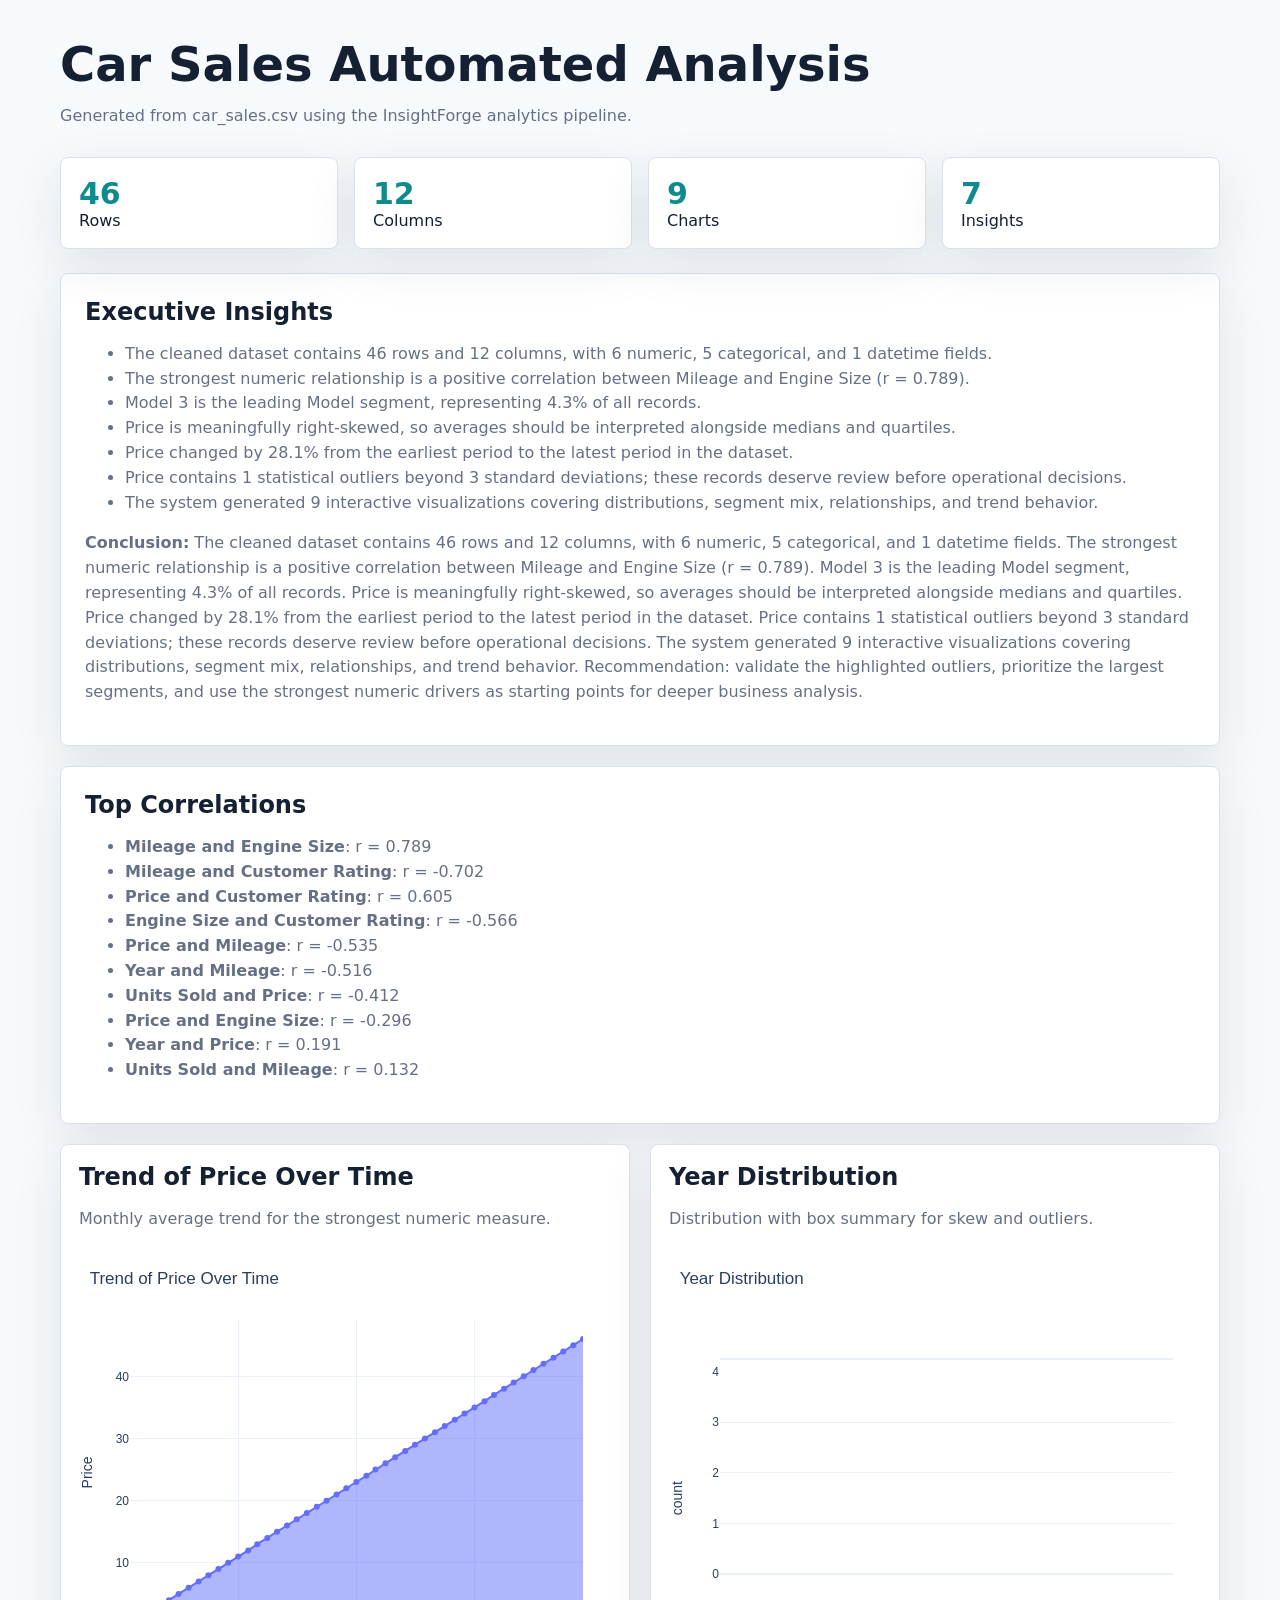
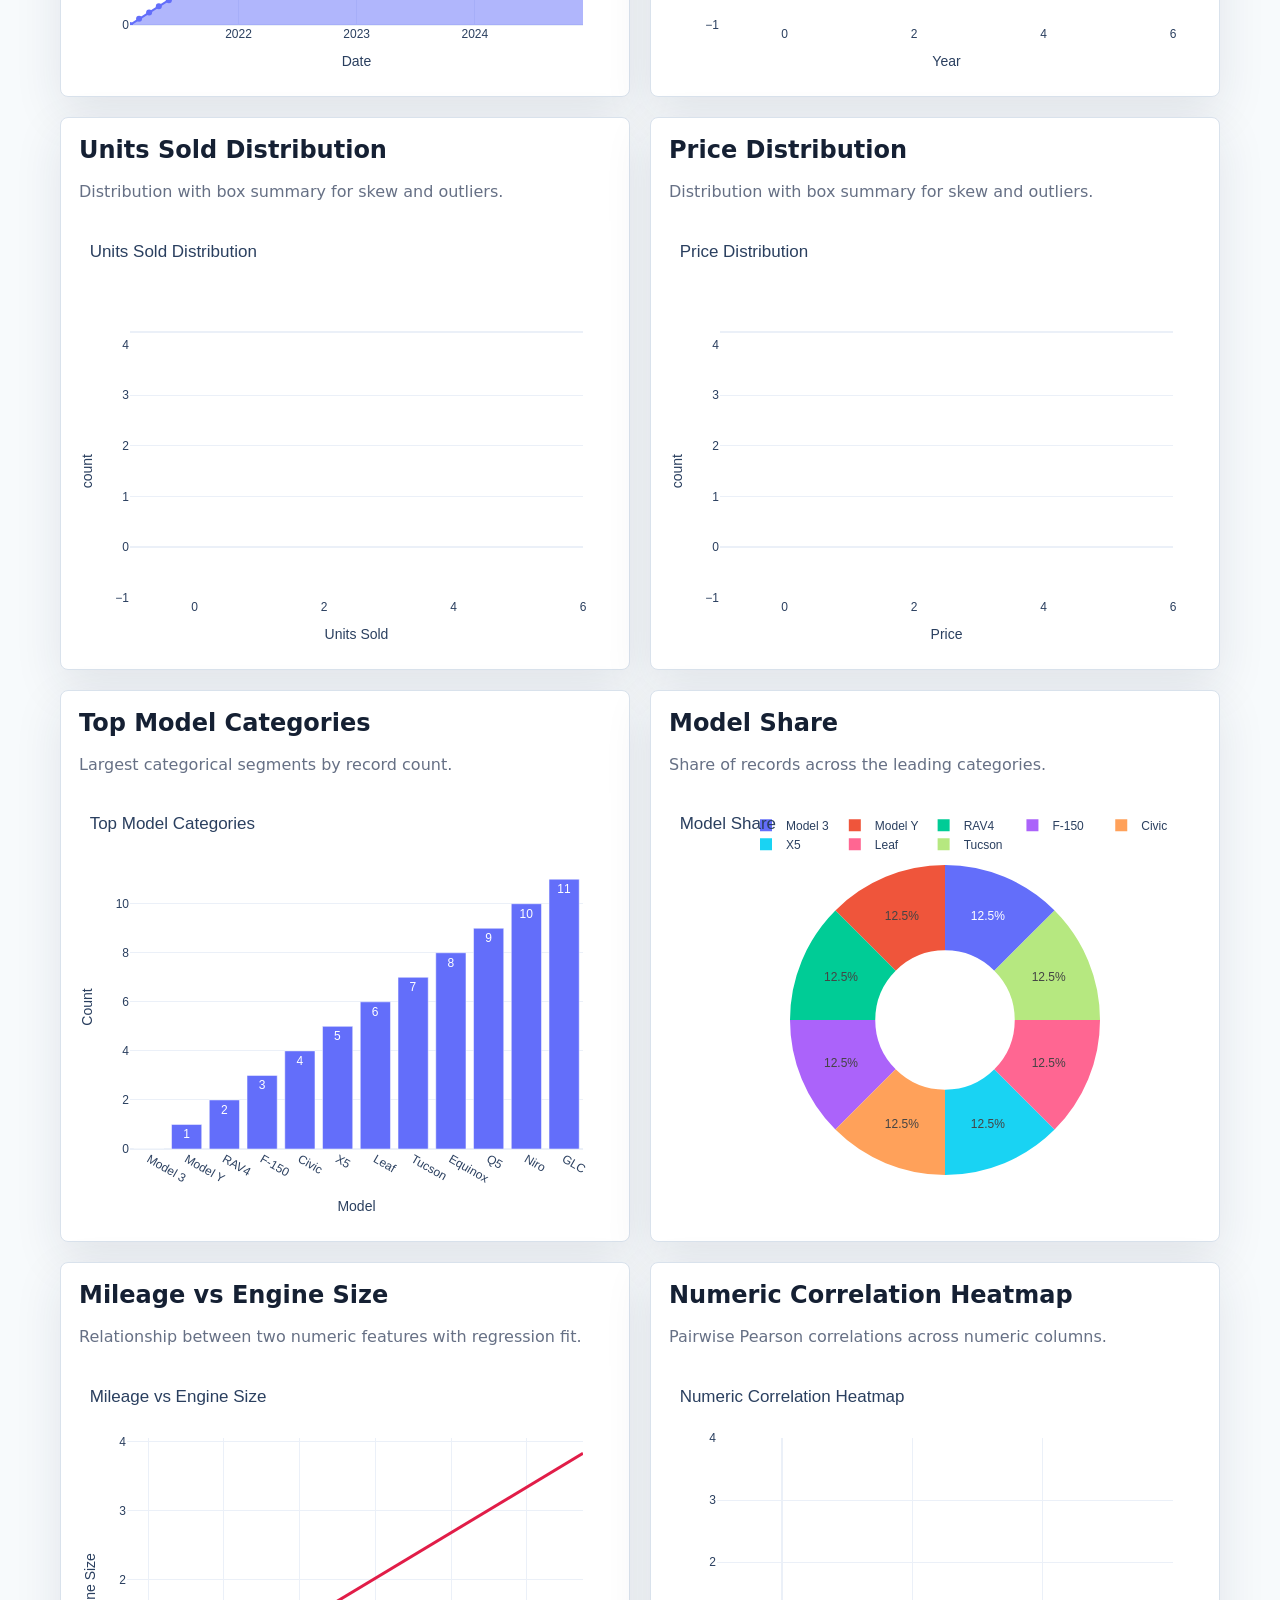
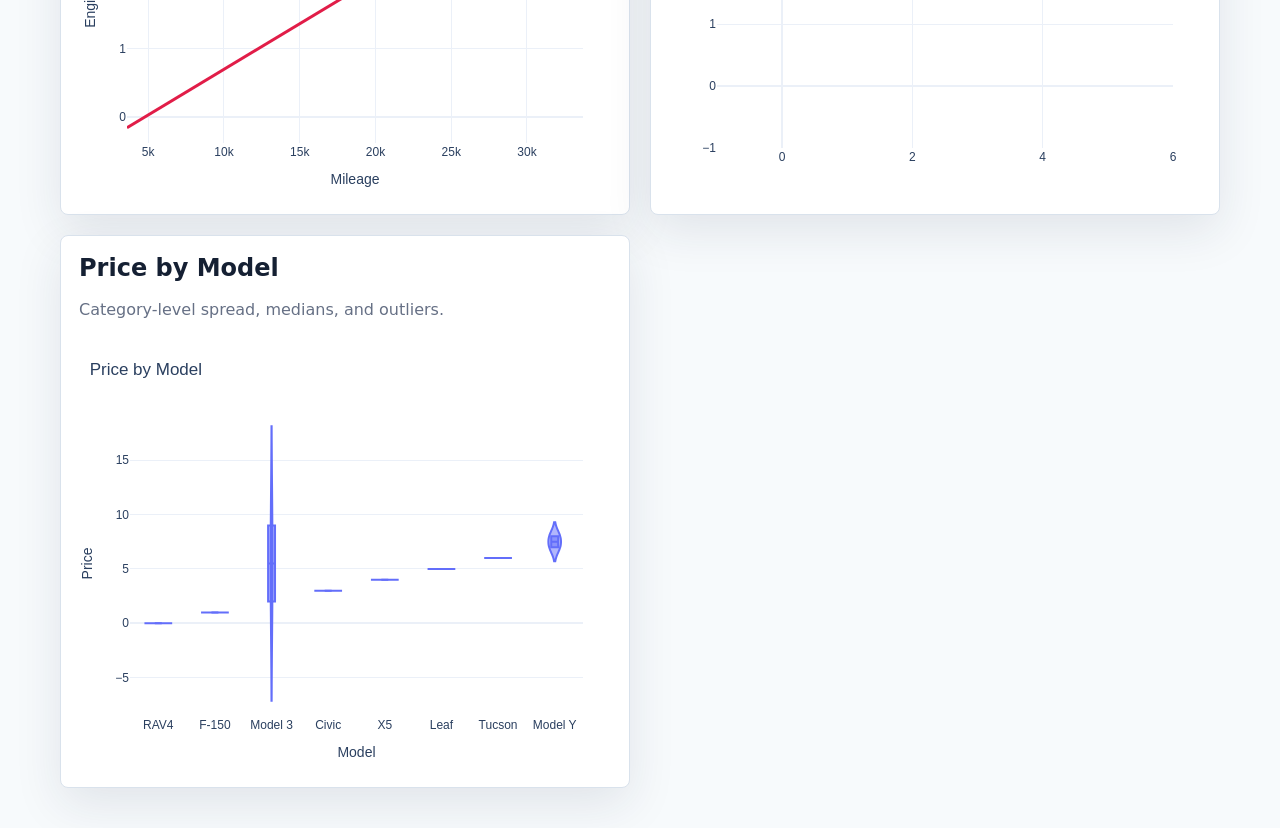
<file: reports/sample_report.html>
<!doctype html>
<html lang="en">
<head>
  <meta charset="utf-8">
  <meta name="viewport" content="width=device-width, initial-scale=1">
  <title>InsightForge Sample Report</title>
  <script src="https://cdn.plot.ly/plotly-2.35.2.min.js"></script>
  <style>
    body { margin: 0; font-family: Inter, system-ui, -apple-system, BlinkMacSystemFont, "Segoe UI", sans-serif; color: #152033; background: #f7fafc; }
    main { max-width: 1160px; margin: 0 auto; padding: 40px 24px; }
    header { margin-bottom: 28px; }
    h1 { font-size: 48px; line-height: 1; margin: 0 0 12px; letter-spacing: 0; }
    h2 { margin: 0 0 8px; }
    p, li { color: #667085; line-height: 1.55; }
    .grid { display: grid; grid-template-columns: repeat(4, 1fr); gap: 16px; margin: 24px 0; }
    .metric, .panel, .chart-card { background: white; border: 1px solid #d9e2ec; border-radius: 8px; box-shadow: 0 16px 48px rgba(31,44,71,.1); }
    .metric { padding: 18px; }
    .metric strong { display: block; font-size: 30px; color: #0f8b8d; }
    .panel { padding: 24px; margin: 20px 0; }
    .charts { display: grid; grid-template-columns: 1fr 1fr; gap: 20px; }
    .chart-card { padding: 18px; }
    .plot { min-height: 430px; }
    @media (max-width: 900px) { .grid, .charts { grid-template-columns: 1fr; } h1 { font-size: 34px; } }
  </style>
</head>
<body>
  <main>
    <header>
      <h1>Car Sales Automated Analysis</h1>
      <p>Generated from car_sales.csv using the InsightForge analytics pipeline.</p>
    </header>
    <section class="grid">
      <div class="metric"><strong>46</strong><span>Rows</span></div>
      <div class="metric"><strong>12</strong><span>Columns</span></div>
      <div class="metric"><strong>9</strong><span>Charts</span></div>
      <div class="metric"><strong>7</strong><span>Insights</span></div>
    </section>
    <section class="panel">
      <h2>Executive Insights</h2>
      <ul><li>The cleaned dataset contains 46 rows and 12 columns, with 6 numeric, 5 categorical, and 1 datetime fields.</li>
<li>The strongest numeric relationship is a positive correlation between Mileage and Engine Size (r = 0.789).</li>
<li>Model 3 is the leading Model segment, representing 4.3% of all records.</li>
<li>Price is meaningfully right-skewed, so averages should be interpreted alongside medians and quartiles.</li>
<li>Price changed by 28.1% from the earliest period to the latest period in the dataset.</li>
<li>Price contains 1 statistical outliers beyond 3 standard deviations; these records deserve review before operational decisions.</li>
<li>The system generated 9 interactive visualizations covering distributions, segment mix, relationships, and trend behavior.</li></ul>
      <p><strong>Conclusion:</strong> The cleaned dataset contains 46 rows and 12 columns, with 6 numeric, 5 categorical, and 1 datetime fields. The strongest numeric relationship is a positive correlation between Mileage and Engine Size (r = 0.789). Model 3 is the leading Model segment, representing 4.3% of all records. Price is meaningfully right-skewed, so averages should be interpreted alongside medians and quartiles. Price changed by 28.1% from the earliest period to the latest period in the dataset. Price contains 1 statistical outliers beyond 3 standard deviations; these records deserve review before operational decisions. The system generated 9 interactive visualizations covering distributions, segment mix, relationships, and trend behavior. Recommendation: validate the highlighted outliers, prioritize the largest segments, and use the strongest numeric drivers as starting points for deeper business analysis.</p>
    </section>
    <section class="panel">
      <h2>Top Correlations</h2>
      <ul><li><strong>Mileage and Engine Size</strong>: r = 0.789</li>
<li><strong>Mileage and Customer Rating</strong>: r = -0.702</li>
<li><strong>Price and Customer Rating</strong>: r = 0.605</li>
<li><strong>Engine Size and Customer Rating</strong>: r = -0.566</li>
<li><strong>Price and Mileage</strong>: r = -0.535</li>
<li><strong>Year and Mileage</strong>: r = -0.516</li>
<li><strong>Units Sold and Price</strong>: r = -0.412</li>
<li><strong>Price and Engine Size</strong>: r = -0.296</li>
<li><strong>Year and Price</strong>: r = 0.191</li>
<li><strong>Units Sold and Mileage</strong>: r = 0.132</li></ul>
    </section>
    <section class="charts">
        <section class="chart-card">
          <h2>Trend of Price Over Time</h2>
          <p>Monthly average trend for the strongest numeric measure.</p>
          <div id="trend" class="plot"></div>
          <script>
            Plotly.newPlot("trend", [{"fillpattern": {"shape": ""}, "hovertemplate": "Date=%{x}<br>Price=%{y}<extra></extra>", "legendgroup": "", "line": {"color": "#636efa"}, "marker": {"symbol": "circle"}, "mode": "lines+markers", "name": "", "orientation": "v", "showlegend": false, "stackgroup": "1", "x": ["2021-01-31T00:00:00.000000", "2021-02-28T00:00:00.000000", "2021-03-31T00:00:00.000000", "2021-04-30T00:00:00.000000", "2021-05-31T00:00:00.000000", "2021-06-30T00:00:00.000000", "2021-07-31T00:00:00.000000", "2021-08-31T00:00:00.000000", "2021-09-30T00:00:00.000000", "2021-10-31T00:00:00.000000", "2021-11-30T00:00:00.000000", "2021-12-31T00:00:00.000000", "2022-01-31T00:00:00.000000", "2022-02-28T00:00:00.000000", "2022-03-31T00:00:00.000000", "2022-04-30T00:00:00.000000", "2022-05-31T00:00:00.000000", "2022-06-30T00:00:00.000000", "2022-07-31T00:00:00.000000", "2022-08-31T00:00:00.000000", "2022-09-30T00:00:00.000000", "2022-10-31T00:00:00.000000", "2022-11-30T00:00:00.000000", "2022-12-31T00:00:00.000000", "2023-01-31T00:00:00.000000", "2023-02-28T00:00:00.000000", "2023-03-31T00:00:00.000000", "2023-04-30T00:00:00.000000", "2023-05-31T00:00:00.000000", "2023-06-30T00:00:00.000000", "2023-07-31T00:00:00.000000", "2023-08-31T00:00:00.000000", "2023-09-30T00:00:00.000000", "2023-10-31T00:00:00.000000", "2023-11-30T00:00:00.000000", "2023-12-31T00:00:00.000000", "2024-01-31T00:00:00.000000", "2024-02-29T00:00:00.000000", "2024-03-31T00:00:00.000000", "2024-04-30T00:00:00.000000", "2024-05-31T00:00:00.000000", "2024-06-30T00:00:00.000000", "2024-07-31T00:00:00.000000", "2024-08-31T00:00:00.000000", "2024-09-30T00:00:00.000000", "2024-10-31T00:00:00.000000", "2024-11-30T00:00:00.000000"], "xaxis": "x", "y": {"dtype": "f8", "bdata": "AAAAAACz4EAAAAAAwKflQAAAAAAAH9hAAAAAAICm8EAAAAAAAA7fQAAAAACAEOBAAAAAAADu20AAAAAAAADpQAAAAAAAZd1AAAAAAADC6kAAAAAAAHHbQAAAAAAAAPh/AAAAAADi7UAAAAAAgEvrQAAAAACA4t9AAAAAAICO5EAAAAAAAI/mQAAAAAAAsN1AAAAAAAAM50AAAAAAAD3jQAAAAAAAe/FAAAAAAECP90AAAAAAAGPlQAAAAAAAAPh/AAAAAACE7EAAAAAAgEzvQAAAAACAdOBAAAAAAADm5EAAAAAAADbgQAAAAAAAhOxAAAAAAIB850AAAAAAALPgQAAAAACAXehAAAAAAIA46kAAAAAAAB7kQAAAAAAAAPh/AAAAAABd5kAAAAAAACffQAAAAAAAiedAAAAAAAAZ6UAAAAAAgFLuQAAAAAAASvVAAAAAAADl4EAAAAAAAGLhQAAAAAAAnexAAAAAAAB36kAAAAAAAOjcQA=="}, "yaxis": "y", "type": "scatter"}], {"template": {"data": {"barpolar": [{"marker": {"line": {"color": "white", "width": 0.5}, "pattern": {"fillmode": "overlay", "size": 10, "solidity": 0.2}}, "type": "barpolar"}], "bar": [{"error_x": {"color": "#2a3f5f"}, "error_y": {"color": "#2a3f5f"}, "marker": {"line": {"color": "white", "width": 0.5}, "pattern": {"fillmode": "overlay", "size": 10, "solidity": 0.2}}, "type": "bar"}], "carpet": [{"aaxis": {"endlinecolor": "#2a3f5f", "gridcolor": "#C8D4E3", "linecolor": "#C8D4E3", "minorgridcolor": "#C8D4E3", "startlinecolor": "#2a3f5f"}, "baxis": {"endlinecolor": "#2a3f5f", "gridcolor": "#C8D4E3", "linecolor": "#C8D4E3", "minorgridcolor": "#C8D4E3", "startlinecolor": "#2a3f5f"}, "type": "carpet"}], "choropleth": [{"colorbar": {"outlinewidth": 0, "ticks": ""}, "type": "choropleth"}], "contourcarpet": [{"colorbar": {"outlinewidth": 0, "ticks": ""}, "type": "contourcarpet"}], "contour": [{"colorbar": {"outlinewidth": 0, "ticks": ""}, "colorscale": [[0.0, "#0d0887"], [0.1111111111111111, "#46039f"], [0.2222222222222222, "#7201a8"], [0.3333333333333333, "#9c179e"], [0.4444444444444444, "#bd3786"], [0.5555555555555556, "#d8576b"], [0.6666666666666666, "#ed7953"], [0.7777777777777778, "#fb9f3a"], [0.8888888888888888, "#fdca26"], [1.0, "#f0f921"]], "type": "contour"}], "heatmap": [{"colorbar": {"outlinewidth": 0, "ticks": ""}, "colorscale": [[0.0, "#0d0887"], [0.1111111111111111, "#46039f"], [0.2222222222222222, "#7201a8"], [0.3333333333333333, "#9c179e"], [0.4444444444444444, "#bd3786"], [0.5555555555555556, "#d8576b"], [0.6666666666666666, "#ed7953"], [0.7777777777777778, "#fb9f3a"], [0.8888888888888888, "#fdca26"], [1.0, "#f0f921"]], "type": "heatmap"}], "histogram2dcontour": [{"colorbar": {"outlinewidth": 0, "ticks": ""}, "colorscale": [[0.0, "#0d0887"], [0.1111111111111111, "#46039f"], [0.2222222222222222, "#7201a8"], [0.3333333333333333, "#9c179e"], [0.4444444444444444, "#bd3786"], [0.5555555555555556, "#d8576b"], [0.6666666666666666, "#ed7953"], [0.7777777777777778, "#fb9f3a"], [0.8888888888888888, "#fdca26"], [1.0, "#f0f921"]], "type": "histogram2dcontour"}], "histogram2d": [{"colorbar": {"outlinewidth": 0, "ticks": ""}, "colorscale": [[0.0, "#0d0887"], [0.1111111111111111, "#46039f"], [0.2222222222222222, "#7201a8"], [0.3333333333333333, "#9c179e"], [0.4444444444444444, "#bd3786"], [0.5555555555555556, "#d8576b"], [0.6666666666666666, "#ed7953"], [0.7777777777777778, "#fb9f3a"], [0.8888888888888888, "#fdca26"], [1.0, "#f0f921"]], "type": "histogram2d"}], "histogram": [{"marker": {"pattern": {"fillmode": "overlay", "size": 10, "solidity": 0.2}}, "type": "histogram"}], "mesh3d": [{"colorbar": {"outlinewidth": 0, "ticks": ""}, "type": "mesh3d"}], "parcoords": [{"line": {"colorbar": {"outlinewidth": 0, "ticks": ""}}, "type": "parcoords"}], "pie": [{"automargin": true, "type": "pie"}], "scatter3d": [{"line": {"colorbar": {"outlinewidth": 0, "ticks": ""}}, "marker": {"colorbar": {"outlinewidth": 0, "ticks": ""}}, "type": "scatter3d"}], "scattercarpet": [{"marker": {"colorbar": {"outlinewidth": 0, "ticks": ""}}, "type": "scattercarpet"}], "scattergeo": [{"marker": {"colorbar": {"outlinewidth": 0, "ticks": ""}}, "type": "scattergeo"}], "scattergl": [{"marker": {"colorbar": {"outlinewidth": 0, "ticks": ""}}, "type": "scattergl"}], "scattermapbox": [{"marker": {"colorbar": {"outlinewidth": 0, "ticks": ""}}, "type": "scattermapbox"}], "scattermap": [{"marker": {"colorbar": {"outlinewidth": 0, "ticks": ""}}, "type": "scattermap"}], "scatterpolargl": [{"marker": {"colorbar": {"outlinewidth": 0, "ticks": ""}}, "type": "scatterpolargl"}], "scatterpolar": [{"marker": {"colorbar": {"outlinewidth": 0, "ticks": ""}}, "type": "scatterpolar"}], "scatter": [{"fillpattern": {"fillmode": "overlay", "size": 10, "solidity": 0.2}, "type": "scatter"}], "scatterternary": [{"marker": {"colorbar": {"outlinewidth": 0, "ticks": ""}}, "type": "scatterternary"}], "surface": [{"colorbar": {"outlinewidth": 0, "ticks": ""}, "colorscale": [[0.0, "#0d0887"], [0.1111111111111111, "#46039f"], [0.2222222222222222, "#7201a8"], [0.3333333333333333, "#9c179e"], [0.4444444444444444, "#bd3786"], [0.5555555555555556, "#d8576b"], [0.6666666666666666, "#ed7953"], [0.7777777777777778, "#fb9f3a"], [0.8888888888888888, "#fdca26"], [1.0, "#f0f921"]], "type": "surface"}], "table": [{"cells": {"fill": {"color": "#EBF0F8"}, "line": {"color": "white"}}, "header": {"fill": {"color": "#C8D4E3"}, "line": {"color": "white"}}, "type": "table"}]}, "layout": {"annotationdefaults": {"arrowcolor": "#2a3f5f", "arrowhead": 0, "arrowwidth": 1}, "autotypenumbers": "strict", "coloraxis": {"colorbar": {"outlinewidth": 0, "ticks": ""}}, "colorscale": {"diverging": [[0, "#8e0152"], [0.1, "#c51b7d"], [0.2, "#de77ae"], [0.3, "#f1b6da"], [0.4, "#fde0ef"], [0.5, "#f7f7f7"], [0.6, "#e6f5d0"], [0.7, "#b8e186"], [0.8, "#7fbc41"], [0.9, "#4d9221"], [1, "#276419"]], "sequential": [[0.0, "#0d0887"], [0.1111111111111111, "#46039f"], [0.2222222222222222, "#7201a8"], [0.3333333333333333, "#9c179e"], [0.4444444444444444, "#bd3786"], [0.5555555555555556, "#d8576b"], [0.6666666666666666, "#ed7953"], [0.7777777777777778, "#fb9f3a"], [0.8888888888888888, "#fdca26"], [1.0, "#f0f921"]], "sequentialminus": [[0.0, "#0d0887"], [0.1111111111111111, "#46039f"], [0.2222222222222222, "#7201a8"], [0.3333333333333333, "#9c179e"], [0.4444444444444444, "#bd3786"], [0.5555555555555556, "#d8576b"], [0.6666666666666666, "#ed7953"], [0.7777777777777778, "#fb9f3a"], [0.8888888888888888, "#fdca26"], [1.0, "#f0f921"]]}, "colorway": ["#636efa", "#EF553B", "#00cc96", "#ab63fa", "#FFA15A", "#19d3f3", "#FF6692", "#B6E880", "#FF97FF", "#FECB52"], "font": {"color": "#2a3f5f"}, "geo": {"bgcolor": "white", "lakecolor": "white", "landcolor": "white", "showlakes": true, "showland": true, "subunitcolor": "#C8D4E3"}, "hoverlabel": {"align": "left"}, "hovermode": "closest", "mapbox": {"style": "light"}, "paper_bgcolor": "white", "plot_bgcolor": "white", "polar": {"angularaxis": {"gridcolor": "#EBF0F8", "linecolor": "#EBF0F8", "ticks": ""}, "bgcolor": "white", "radialaxis": {"gridcolor": "#EBF0F8", "linecolor": "#EBF0F8", "ticks": ""}}, "scene": {"xaxis": {"backgroundcolor": "white", "gridcolor": "#DFE8F3", "gridwidth": 2, "linecolor": "#EBF0F8", "showbackground": true, "ticks": "", "zerolinecolor": "#EBF0F8"}, "yaxis": {"backgroundcolor": "white", "gridcolor": "#DFE8F3", "gridwidth": 2, "linecolor": "#EBF0F8", "showbackground": true, "ticks": "", "zerolinecolor": "#EBF0F8"}, "zaxis": {"backgroundcolor": "white", "gridcolor": "#DFE8F3", "gridwidth": 2, "linecolor": "#EBF0F8", "showbackground": true, "ticks": "", "zerolinecolor": "#EBF0F8"}}, "shapedefaults": {"line": {"color": "#2a3f5f"}}, "ternary": {"aaxis": {"gridcolor": "#DFE8F3", "linecolor": "#A2B1C6", "ticks": ""}, "baxis": {"gridcolor": "#DFE8F3", "linecolor": "#A2B1C6", "ticks": ""}, "bgcolor": "white", "caxis": {"gridcolor": "#DFE8F3", "linecolor": "#A2B1C6", "ticks": ""}}, "title": {"x": 0.05}, "xaxis": {"automargin": true, "gridcolor": "#EBF0F8", "linecolor": "#EBF0F8", "ticks": "", "title": {"standoff": 15}, "zerolinecolor": "#EBF0F8", "zerolinewidth": 2}, "yaxis": {"automargin": true, "gridcolor": "#EBF0F8", "linecolor": "#EBF0F8", "ticks": "", "title": {"standoff": 15}, "zerolinecolor": "#EBF0F8", "zerolinewidth": 2}}}, "xaxis": {"anchor": "y", "domain": [0.0, 1.0], "title": {"text": "Date"}}, "yaxis": {"anchor": "x", "domain": [0.0, 1.0], "title": {"text": "Price"}}, "legend": {"tracegroupgap": 0, "orientation": "h", "yanchor": "bottom", "y": 1.02, "xanchor": "right", "x": 1}, "margin": {"t": 72, "l": 48, "r": 28, "b": 48}, "title": {"text": "Trend of Price Over Time", "x": 0.02, "xanchor": "left"}}, {responsive: true, displaylogo: false});
          </script>
        </section>
        

        <section class="chart-card">
          <h2>Year Distribution</h2>
          <p>Distribution with box summary for skew and outliers.</p>
          <div id="hist-year" class="plot"></div>
          <script>
            Plotly.newPlot("hist-year", [{"bingroup": "x", "hovertemplate": "Year=%{x}<br>count=%{y}<extra></extra>", "legendgroup": "", "marker": {"color": "#636efa", "pattern": {"shape": ""}}, "name": "", "nbinsx": 30, "orientation": "v", "showlegend": false, "x": {"dtype": "i2", "bdata": "5QflB+UH5QflB+UH5QflB+UH5QflB+UH5gfmB+YH5gfmB+YH5gfmB+YH5gfmB+YH5wfnB+cH5wfnB+cH5wfnB+cH5wfnB+gH6AfoB+gH6AfoB+gH6AfoB+gH6Ac="}, "xaxis": "x", "yaxis": "y", "type": "histogram"}, {"hovertemplate": "Year=%{x}<extra></extra>", "legendgroup": "", "marker": {"color": "#636efa"}, "name": "", "notched": true, "showlegend": false, "x": {"dtype": "i2", "bdata": "5QflB+UH5QflB+UH5QflB+UH5QflB+UH5gfmB+YH5gfmB+YH5gfmB+YH5gfmB+YH5wfnB+cH5wfnB+cH5wfnB+cH5wfnB+gH6AfoB+gH6AfoB+gH6AfoB+gH6Ac="}, "xaxis": "x2", "yaxis": "y2", "type": "box"}], {"template": {"data": {"barpolar": [{"marker": {"line": {"color": "white", "width": 0.5}, "pattern": {"fillmode": "overlay", "size": 10, "solidity": 0.2}}, "type": "barpolar"}], "bar": [{"error_x": {"color": "#2a3f5f"}, "error_y": {"color": "#2a3f5f"}, "marker": {"line": {"color": "white", "width": 0.5}, "pattern": {"fillmode": "overlay", "size": 10, "solidity": 0.2}}, "type": "bar"}], "carpet": [{"aaxis": {"endlinecolor": "#2a3f5f", "gridcolor": "#C8D4E3", "linecolor": "#C8D4E3", "minorgridcolor": "#C8D4E3", "startlinecolor": "#2a3f5f"}, "baxis": {"endlinecolor": "#2a3f5f", "gridcolor": "#C8D4E3", "linecolor": "#C8D4E3", "minorgridcolor": "#C8D4E3", "startlinecolor": "#2a3f5f"}, "type": "carpet"}], "choropleth": [{"colorbar": {"outlinewidth": 0, "ticks": ""}, "type": "choropleth"}], "contourcarpet": [{"colorbar": {"outlinewidth": 0, "ticks": ""}, "type": "contourcarpet"}], "contour": [{"colorbar": {"outlinewidth": 0, "ticks": ""}, "colorscale": [[0.0, "#0d0887"], [0.1111111111111111, "#46039f"], [0.2222222222222222, "#7201a8"], [0.3333333333333333, "#9c179e"], [0.4444444444444444, "#bd3786"], [0.5555555555555556, "#d8576b"], [0.6666666666666666, "#ed7953"], [0.7777777777777778, "#fb9f3a"], [0.8888888888888888, "#fdca26"], [1.0, "#f0f921"]], "type": "contour"}], "heatmap": [{"colorbar": {"outlinewidth": 0, "ticks": ""}, "colorscale": [[0.0, "#0d0887"], [0.1111111111111111, "#46039f"], [0.2222222222222222, "#7201a8"], [0.3333333333333333, "#9c179e"], [0.4444444444444444, "#bd3786"], [0.5555555555555556, "#d8576b"], [0.6666666666666666, "#ed7953"], [0.7777777777777778, "#fb9f3a"], [0.8888888888888888, "#fdca26"], [1.0, "#f0f921"]], "type": "heatmap"}], "histogram2dcontour": [{"colorbar": {"outlinewidth": 0, "ticks": ""}, "colorscale": [[0.0, "#0d0887"], [0.1111111111111111, "#46039f"], [0.2222222222222222, "#7201a8"], [0.3333333333333333, "#9c179e"], [0.4444444444444444, "#bd3786"], [0.5555555555555556, "#d8576b"], [0.6666666666666666, "#ed7953"], [0.7777777777777778, "#fb9f3a"], [0.8888888888888888, "#fdca26"], [1.0, "#f0f921"]], "type": "histogram2dcontour"}], "histogram2d": [{"colorbar": {"outlinewidth": 0, "ticks": ""}, "colorscale": [[0.0, "#0d0887"], [0.1111111111111111, "#46039f"], [0.2222222222222222, "#7201a8"], [0.3333333333333333, "#9c179e"], [0.4444444444444444, "#bd3786"], [0.5555555555555556, "#d8576b"], [0.6666666666666666, "#ed7953"], [0.7777777777777778, "#fb9f3a"], [0.8888888888888888, "#fdca26"], [1.0, "#f0f921"]], "type": "histogram2d"}], "histogram": [{"marker": {"pattern": {"fillmode": "overlay", "size": 10, "solidity": 0.2}}, "type": "histogram"}], "mesh3d": [{"colorbar": {"outlinewidth": 0, "ticks": ""}, "type": "mesh3d"}], "parcoords": [{"line": {"colorbar": {"outlinewidth": 0, "ticks": ""}}, "type": "parcoords"}], "pie": [{"automargin": true, "type": "pie"}], "scatter3d": [{"line": {"colorbar": {"outlinewidth": 0, "ticks": ""}}, "marker": {"colorbar": {"outlinewidth": 0, "ticks": ""}}, "type": "scatter3d"}], "scattercarpet": [{"marker": {"colorbar": {"outlinewidth": 0, "ticks": ""}}, "type": "scattercarpet"}], "scattergeo": [{"marker": {"colorbar": {"outlinewidth": 0, "ticks": ""}}, "type": "scattergeo"}], "scattergl": [{"marker": {"colorbar": {"outlinewidth": 0, "ticks": ""}}, "type": "scattergl"}], "scattermapbox": [{"marker": {"colorbar": {"outlinewidth": 0, "ticks": ""}}, "type": "scattermapbox"}], "scattermap": [{"marker": {"colorbar": {"outlinewidth": 0, "ticks": ""}}, "type": "scattermap"}], "scatterpolargl": [{"marker": {"colorbar": {"outlinewidth": 0, "ticks": ""}}, "type": "scatterpolargl"}], "scatterpolar": [{"marker": {"colorbar": {"outlinewidth": 0, "ticks": ""}}, "type": "scatterpolar"}], "scatter": [{"fillpattern": {"fillmode": "overlay", "size": 10, "solidity": 0.2}, "type": "scatter"}], "scatterternary": [{"marker": {"colorbar": {"outlinewidth": 0, "ticks": ""}}, "type": "scatterternary"}], "surface": [{"colorbar": {"outlinewidth": 0, "ticks": ""}, "colorscale": [[0.0, "#0d0887"], [0.1111111111111111, "#46039f"], [0.2222222222222222, "#7201a8"], [0.3333333333333333, "#9c179e"], [0.4444444444444444, "#bd3786"], [0.5555555555555556, "#d8576b"], [0.6666666666666666, "#ed7953"], [0.7777777777777778, "#fb9f3a"], [0.8888888888888888, "#fdca26"], [1.0, "#f0f921"]], "type": "surface"}], "table": [{"cells": {"fill": {"color": "#EBF0F8"}, "line": {"color": "white"}}, "header": {"fill": {"color": "#C8D4E3"}, "line": {"color": "white"}}, "type": "table"}]}, "layout": {"annotationdefaults": {"arrowcolor": "#2a3f5f", "arrowhead": 0, "arrowwidth": 1}, "autotypenumbers": "strict", "coloraxis": {"colorbar": {"outlinewidth": 0, "ticks": ""}}, "colorscale": {"diverging": [[0, "#8e0152"], [0.1, "#c51b7d"], [0.2, "#de77ae"], [0.3, "#f1b6da"], [0.4, "#fde0ef"], [0.5, "#f7f7f7"], [0.6, "#e6f5d0"], [0.7, "#b8e186"], [0.8, "#7fbc41"], [0.9, "#4d9221"], [1, "#276419"]], "sequential": [[0.0, "#0d0887"], [0.1111111111111111, "#46039f"], [0.2222222222222222, "#7201a8"], [0.3333333333333333, "#9c179e"], [0.4444444444444444, "#bd3786"], [0.5555555555555556, "#d8576b"], [0.6666666666666666, "#ed7953"], [0.7777777777777778, "#fb9f3a"], [0.8888888888888888, "#fdca26"], [1.0, "#f0f921"]], "sequentialminus": [[0.0, "#0d0887"], [0.1111111111111111, "#46039f"], [0.2222222222222222, "#7201a8"], [0.3333333333333333, "#9c179e"], [0.4444444444444444, "#bd3786"], [0.5555555555555556, "#d8576b"], [0.6666666666666666, "#ed7953"], [0.7777777777777778, "#fb9f3a"], [0.8888888888888888, "#fdca26"], [1.0, "#f0f921"]]}, "colorway": ["#636efa", "#EF553B", "#00cc96", "#ab63fa", "#FFA15A", "#19d3f3", "#FF6692", "#B6E880", "#FF97FF", "#FECB52"], "font": {"color": "#2a3f5f"}, "geo": {"bgcolor": "white", "lakecolor": "white", "landcolor": "white", "showlakes": true, "showland": true, "subunitcolor": "#C8D4E3"}, "hoverlabel": {"align": "left"}, "hovermode": "closest", "mapbox": {"style": "light"}, "paper_bgcolor": "white", "plot_bgcolor": "white", "polar": {"angularaxis": {"gridcolor": "#EBF0F8", "linecolor": "#EBF0F8", "ticks": ""}, "bgcolor": "white", "radialaxis": {"gridcolor": "#EBF0F8", "linecolor": "#EBF0F8", "ticks": ""}}, "scene": {"xaxis": {"backgroundcolor": "white", "gridcolor": "#DFE8F3", "gridwidth": 2, "linecolor": "#EBF0F8", "showbackground": true, "ticks": "", "zerolinecolor": "#EBF0F8"}, "yaxis": {"backgroundcolor": "white", "gridcolor": "#DFE8F3", "gridwidth": 2, "linecolor": "#EBF0F8", "showbackground": true, "ticks": "", "zerolinecolor": "#EBF0F8"}, "zaxis": {"backgroundcolor": "white", "gridcolor": "#DFE8F3", "gridwidth": 2, "linecolor": "#EBF0F8", "showbackground": true, "ticks": "", "zerolinecolor": "#EBF0F8"}}, "shapedefaults": {"line": {"color": "#2a3f5f"}}, "ternary": {"aaxis": {"gridcolor": "#DFE8F3", "linecolor": "#A2B1C6", "ticks": ""}, "baxis": {"gridcolor": "#DFE8F3", "linecolor": "#A2B1C6", "ticks": ""}, "bgcolor": "white", "caxis": {"gridcolor": "#DFE8F3", "linecolor": "#A2B1C6", "ticks": ""}}, "title": {"x": 0.05}, "xaxis": {"automargin": true, "gridcolor": "#EBF0F8", "linecolor": "#EBF0F8", "ticks": "", "title": {"standoff": 15}, "zerolinecolor": "#EBF0F8", "zerolinewidth": 2}, "yaxis": {"automargin": true, "gridcolor": "#EBF0F8", "linecolor": "#EBF0F8", "ticks": "", "title": {"standoff": 15}, "zerolinecolor": "#EBF0F8", "zerolinewidth": 2}}}, "xaxis": {"anchor": "y", "domain": [0.0, 1.0], "title": {"text": "Year"}}, "yaxis": {"anchor": "x", "domain": [0.0, 0.8316], "title": {"text": "count"}}, "xaxis2": {"anchor": "y2", "domain": [0.0, 1.0], "matches": "x", "showticklabels": false, "showgrid": true}, "yaxis2": {"anchor": "x2", "domain": [0.8416, 1.0], "matches": "y2", "showticklabels": false, "showline": false, "ticks": "", "showgrid": false}, "legend": {"tracegroupgap": 0, "orientation": "h", "yanchor": "bottom", "y": 1.02, "xanchor": "right", "x": 1}, "margin": {"t": 72, "l": 48, "r": 28, "b": 48}, "barmode": "relative", "title": {"text": "Year Distribution", "x": 0.02, "xanchor": "left"}}, {responsive: true, displaylogo: false});
          </script>
        </section>
        

        <section class="chart-card">
          <h2>Units Sold Distribution</h2>
          <p>Distribution with box summary for skew and outliers.</p>
          <div id="hist-units-sold" class="plot"></div>
          <script>
            Plotly.newPlot("hist-units-sold", [{"bingroup": "x", "hovertemplate": "Units Sold=%{x}<br>count=%{y}<extra></extra>", "legendgroup": "", "marker": {"color": "#636efa", "pattern": {"shape": ""}}, "name": "", "nbinsx": 30, "orientation": "v", "showlegend": false, "x": {"dtype": "i1", "bdata": "KjgmLBMXHyQSGxAnMxoiKTAVIx0gDwolRB8rLhwYFiEjExFKNCcbFRIqLw4UHg=="}, "xaxis": "x", "yaxis": "y", "type": "histogram"}, {"hovertemplate": "Units Sold=%{x}<extra></extra>", "legendgroup": "", "marker": {"color": "#636efa"}, "name": "", "notched": true, "showlegend": false, "x": {"dtype": "i1", "bdata": "KjgmLBMXHyQSGxAnMxoiKTAVIx0gDwolRB8rLhwYFiEjExFKNCcbFRIqLw4UHg=="}, "xaxis": "x2", "yaxis": "y2", "type": "box"}], {"template": {"data": {"barpolar": [{"marker": {"line": {"color": "white", "width": 0.5}, "pattern": {"fillmode": "overlay", "size": 10, "solidity": 0.2}}, "type": "barpolar"}], "bar": [{"error_x": {"color": "#2a3f5f"}, "error_y": {"color": "#2a3f5f"}, "marker": {"line": {"color": "white", "width": 0.5}, "pattern": {"fillmode": "overlay", "size": 10, "solidity": 0.2}}, "type": "bar"}], "carpet": [{"aaxis": {"endlinecolor": "#2a3f5f", "gridcolor": "#C8D4E3", "linecolor": "#C8D4E3", "minorgridcolor": "#C8D4E3", "startlinecolor": "#2a3f5f"}, "baxis": {"endlinecolor": "#2a3f5f", "gridcolor": "#C8D4E3", "linecolor": "#C8D4E3", "minorgridcolor": "#C8D4E3", "startlinecolor": "#2a3f5f"}, "type": "carpet"}], "choropleth": [{"colorbar": {"outlinewidth": 0, "ticks": ""}, "type": "choropleth"}], "contourcarpet": [{"colorbar": {"outlinewidth": 0, "ticks": ""}, "type": "contourcarpet"}], "contour": [{"colorbar": {"outlinewidth": 0, "ticks": ""}, "colorscale": [[0.0, "#0d0887"], [0.1111111111111111, "#46039f"], [0.2222222222222222, "#7201a8"], [0.3333333333333333, "#9c179e"], [0.4444444444444444, "#bd3786"], [0.5555555555555556, "#d8576b"], [0.6666666666666666, "#ed7953"], [0.7777777777777778, "#fb9f3a"], [0.8888888888888888, "#fdca26"], [1.0, "#f0f921"]], "type": "contour"}], "heatmap": [{"colorbar": {"outlinewidth": 0, "ticks": ""}, "colorscale": [[0.0, "#0d0887"], [0.1111111111111111, "#46039f"], [0.2222222222222222, "#7201a8"], [0.3333333333333333, "#9c179e"], [0.4444444444444444, "#bd3786"], [0.5555555555555556, "#d8576b"], [0.6666666666666666, "#ed7953"], [0.7777777777777778, "#fb9f3a"], [0.8888888888888888, "#fdca26"], [1.0, "#f0f921"]], "type": "heatmap"}], "histogram2dcontour": [{"colorbar": {"outlinewidth": 0, "ticks": ""}, "colorscale": [[0.0, "#0d0887"], [0.1111111111111111, "#46039f"], [0.2222222222222222, "#7201a8"], [0.3333333333333333, "#9c179e"], [0.4444444444444444, "#bd3786"], [0.5555555555555556, "#d8576b"], [0.6666666666666666, "#ed7953"], [0.7777777777777778, "#fb9f3a"], [0.8888888888888888, "#fdca26"], [1.0, "#f0f921"]], "type": "histogram2dcontour"}], "histogram2d": [{"colorbar": {"outlinewidth": 0, "ticks": ""}, "colorscale": [[0.0, "#0d0887"], [0.1111111111111111, "#46039f"], [0.2222222222222222, "#7201a8"], [0.3333333333333333, "#9c179e"], [0.4444444444444444, "#bd3786"], [0.5555555555555556, "#d8576b"], [0.6666666666666666, "#ed7953"], [0.7777777777777778, "#fb9f3a"], [0.8888888888888888, "#fdca26"], [1.0, "#f0f921"]], "type": "histogram2d"}], "histogram": [{"marker": {"pattern": {"fillmode": "overlay", "size": 10, "solidity": 0.2}}, "type": "histogram"}], "mesh3d": [{"colorbar": {"outlinewidth": 0, "ticks": ""}, "type": "mesh3d"}], "parcoords": [{"line": {"colorbar": {"outlinewidth": 0, "ticks": ""}}, "type": "parcoords"}], "pie": [{"automargin": true, "type": "pie"}], "scatter3d": [{"line": {"colorbar": {"outlinewidth": 0, "ticks": ""}}, "marker": {"colorbar": {"outlinewidth": 0, "ticks": ""}}, "type": "scatter3d"}], "scattercarpet": [{"marker": {"colorbar": {"outlinewidth": 0, "ticks": ""}}, "type": "scattercarpet"}], "scattergeo": [{"marker": {"colorbar": {"outlinewidth": 0, "ticks": ""}}, "type": "scattergeo"}], "scattergl": [{"marker": {"colorbar": {"outlinewidth": 0, "ticks": ""}}, "type": "scattergl"}], "scattermapbox": [{"marker": {"colorbar": {"outlinewidth": 0, "ticks": ""}}, "type": "scattermapbox"}], "scattermap": [{"marker": {"colorbar": {"outlinewidth": 0, "ticks": ""}}, "type": "scattermap"}], "scatterpolargl": [{"marker": {"colorbar": {"outlinewidth": 0, "ticks": ""}}, "type": "scatterpolargl"}], "scatterpolar": [{"marker": {"colorbar": {"outlinewidth": 0, "ticks": ""}}, "type": "scatterpolar"}], "scatter": [{"fillpattern": {"fillmode": "overlay", "size": 10, "solidity": 0.2}, "type": "scatter"}], "scatterternary": [{"marker": {"colorbar": {"outlinewidth": 0, "ticks": ""}}, "type": "scatterternary"}], "surface": [{"colorbar": {"outlinewidth": 0, "ticks": ""}, "colorscale": [[0.0, "#0d0887"], [0.1111111111111111, "#46039f"], [0.2222222222222222, "#7201a8"], [0.3333333333333333, "#9c179e"], [0.4444444444444444, "#bd3786"], [0.5555555555555556, "#d8576b"], [0.6666666666666666, "#ed7953"], [0.7777777777777778, "#fb9f3a"], [0.8888888888888888, "#fdca26"], [1.0, "#f0f921"]], "type": "surface"}], "table": [{"cells": {"fill": {"color": "#EBF0F8"}, "line": {"color": "white"}}, "header": {"fill": {"color": "#C8D4E3"}, "line": {"color": "white"}}, "type": "table"}]}, "layout": {"annotationdefaults": {"arrowcolor": "#2a3f5f", "arrowhead": 0, "arrowwidth": 1}, "autotypenumbers": "strict", "coloraxis": {"colorbar": {"outlinewidth": 0, "ticks": ""}}, "colorscale": {"diverging": [[0, "#8e0152"], [0.1, "#c51b7d"], [0.2, "#de77ae"], [0.3, "#f1b6da"], [0.4, "#fde0ef"], [0.5, "#f7f7f7"], [0.6, "#e6f5d0"], [0.7, "#b8e186"], [0.8, "#7fbc41"], [0.9, "#4d9221"], [1, "#276419"]], "sequential": [[0.0, "#0d0887"], [0.1111111111111111, "#46039f"], [0.2222222222222222, "#7201a8"], [0.3333333333333333, "#9c179e"], [0.4444444444444444, "#bd3786"], [0.5555555555555556, "#d8576b"], [0.6666666666666666, "#ed7953"], [0.7777777777777778, "#fb9f3a"], [0.8888888888888888, "#fdca26"], [1.0, "#f0f921"]], "sequentialminus": [[0.0, "#0d0887"], [0.1111111111111111, "#46039f"], [0.2222222222222222, "#7201a8"], [0.3333333333333333, "#9c179e"], [0.4444444444444444, "#bd3786"], [0.5555555555555556, "#d8576b"], [0.6666666666666666, "#ed7953"], [0.7777777777777778, "#fb9f3a"], [0.8888888888888888, "#fdca26"], [1.0, "#f0f921"]]}, "colorway": ["#636efa", "#EF553B", "#00cc96", "#ab63fa", "#FFA15A", "#19d3f3", "#FF6692", "#B6E880", "#FF97FF", "#FECB52"], "font": {"color": "#2a3f5f"}, "geo": {"bgcolor": "white", "lakecolor": "white", "landcolor": "white", "showlakes": true, "showland": true, "subunitcolor": "#C8D4E3"}, "hoverlabel": {"align": "left"}, "hovermode": "closest", "mapbox": {"style": "light"}, "paper_bgcolor": "white", "plot_bgcolor": "white", "polar": {"angularaxis": {"gridcolor": "#EBF0F8", "linecolor": "#EBF0F8", "ticks": ""}, "bgcolor": "white", "radialaxis": {"gridcolor": "#EBF0F8", "linecolor": "#EBF0F8", "ticks": ""}}, "scene": {"xaxis": {"backgroundcolor": "white", "gridcolor": "#DFE8F3", "gridwidth": 2, "linecolor": "#EBF0F8", "showbackground": true, "ticks": "", "zerolinecolor": "#EBF0F8"}, "yaxis": {"backgroundcolor": "white", "gridcolor": "#DFE8F3", "gridwidth": 2, "linecolor": "#EBF0F8", "showbackground": true, "ticks": "", "zerolinecolor": "#EBF0F8"}, "zaxis": {"backgroundcolor": "white", "gridcolor": "#DFE8F3", "gridwidth": 2, "linecolor": "#EBF0F8", "showbackground": true, "ticks": "", "zerolinecolor": "#EBF0F8"}}, "shapedefaults": {"line": {"color": "#2a3f5f"}}, "ternary": {"aaxis": {"gridcolor": "#DFE8F3", "linecolor": "#A2B1C6", "ticks": ""}, "baxis": {"gridcolor": "#DFE8F3", "linecolor": "#A2B1C6", "ticks": ""}, "bgcolor": "white", "caxis": {"gridcolor": "#DFE8F3", "linecolor": "#A2B1C6", "ticks": ""}}, "title": {"x": 0.05}, "xaxis": {"automargin": true, "gridcolor": "#EBF0F8", "linecolor": "#EBF0F8", "ticks": "", "title": {"standoff": 15}, "zerolinecolor": "#EBF0F8", "zerolinewidth": 2}, "yaxis": {"automargin": true, "gridcolor": "#EBF0F8", "linecolor": "#EBF0F8", "ticks": "", "title": {"standoff": 15}, "zerolinecolor": "#EBF0F8", "zerolinewidth": 2}}}, "xaxis": {"anchor": "y", "domain": [0.0, 1.0], "title": {"text": "Units Sold"}}, "yaxis": {"anchor": "x", "domain": [0.0, 0.8316], "title": {"text": "count"}}, "xaxis2": {"anchor": "y2", "domain": [0.0, 1.0], "matches": "x", "showticklabels": false, "showgrid": true}, "yaxis2": {"anchor": "x2", "domain": [0.8416, 1.0], "matches": "y2", "showticklabels": false, "showline": false, "ticks": "", "showgrid": false}, "legend": {"tracegroupgap": 0, "orientation": "h", "yanchor": "bottom", "y": 1.02, "xanchor": "right", "x": 1}, "margin": {"t": 72, "l": 48, "r": 28, "b": 48}, "barmode": "relative", "title": {"text": "Units Sold Distribution", "x": 0.02, "xanchor": "left"}}, {responsive: true, displaylogo: false});
          </script>
        </section>
        

        <section class="chart-card">
          <h2>Price Distribution</h2>
          <p>Distribution with box summary for skew and outliers.</p>
          <div id="hist-price" class="plot"></div>
          <script>
            Plotly.newPlot("hist-price", [{"bingroup": "x", "hovertemplate": "Price=%{x}<br>count=%{y}<extra></extra>", "legendgroup": "", "marker": {"color": "#636efa", "pattern": {"shape": ""}}, "name": "", "nbinsx": 30, "orientation": "v", "showlegend": false, "x": {"dtype": "i4", "bdata": "[base64]"}, "xaxis": "x", "yaxis": "y", "type": "histogram"}, {"hovertemplate": "Price=%{x}<extra></extra>", "legendgroup": "", "marker": {"color": "#636efa"}, "name": "", "notched": true, "showlegend": false, "x": {"dtype": "i4", "bdata": "[base64]"}, "xaxis": "x2", "yaxis": "y2", "type": "box"}], {"template": {"data": {"barpolar": [{"marker": {"line": {"color": "white", "width": 0.5}, "pattern": {"fillmode": "overlay", "size": 10, "solidity": 0.2}}, "type": "barpolar"}], "bar": [{"error_x": {"color": "#2a3f5f"}, "error_y": {"color": "#2a3f5f"}, "marker": {"line": {"color": "white", "width": 0.5}, "pattern": {"fillmode": "overlay", "size": 10, "solidity": 0.2}}, "type": "bar"}], "carpet": [{"aaxis": {"endlinecolor": "#2a3f5f", "gridcolor": "#C8D4E3", "linecolor": "#C8D4E3", "minorgridcolor": "#C8D4E3", "startlinecolor": "#2a3f5f"}, "baxis": {"endlinecolor": "#2a3f5f", "gridcolor": "#C8D4E3", "linecolor": "#C8D4E3", "minorgridcolor": "#C8D4E3", "startlinecolor": "#2a3f5f"}, "type": "carpet"}], "choropleth": [{"colorbar": {"outlinewidth": 0, "ticks": ""}, "type": "choropleth"}], "contourcarpet": [{"colorbar": {"outlinewidth": 0, "ticks": ""}, "type": "contourcarpet"}], "contour": [{"colorbar": {"outlinewidth": 0, "ticks": ""}, "colorscale": [[0.0, "#0d0887"], [0.1111111111111111, "#46039f"], [0.2222222222222222, "#7201a8"], [0.3333333333333333, "#9c179e"], [0.4444444444444444, "#bd3786"], [0.5555555555555556, "#d8576b"], [0.6666666666666666, "#ed7953"], [0.7777777777777778, "#fb9f3a"], [0.8888888888888888, "#fdca26"], [1.0, "#f0f921"]], "type": "contour"}], "heatmap": [{"colorbar": {"outlinewidth": 0, "ticks": ""}, "colorscale": [[0.0, "#0d0887"], [0.1111111111111111, "#46039f"], [0.2222222222222222, "#7201a8"], [0.3333333333333333, "#9c179e"], [0.4444444444444444, "#bd3786"], [0.5555555555555556, "#d8576b"], [0.6666666666666666, "#ed7953"], [0.7777777777777778, "#fb9f3a"], [0.8888888888888888, "#fdca26"], [1.0, "#f0f921"]], "type": "heatmap"}], "histogram2dcontour": [{"colorbar": {"outlinewidth": 0, "ticks": ""}, "colorscale": [[0.0, "#0d0887"], [0.1111111111111111, "#46039f"], [0.2222222222222222, "#7201a8"], [0.3333333333333333, "#9c179e"], [0.4444444444444444, "#bd3786"], [0.5555555555555556, "#d8576b"], [0.6666666666666666, "#ed7953"], [0.7777777777777778, "#fb9f3a"], [0.8888888888888888, "#fdca26"], [1.0, "#f0f921"]], "type": "histogram2dcontour"}], "histogram2d": [{"colorbar": {"outlinewidth": 0, "ticks": ""}, "colorscale": [[0.0, "#0d0887"], [0.1111111111111111, "#46039f"], [0.2222222222222222, "#7201a8"], [0.3333333333333333, "#9c179e"], [0.4444444444444444, "#bd3786"], [0.5555555555555556, "#d8576b"], [0.6666666666666666, "#ed7953"], [0.7777777777777778, "#fb9f3a"], [0.8888888888888888, "#fdca26"], [1.0, "#f0f921"]], "type": "histogram2d"}], "histogram": [{"marker": {"pattern": {"fillmode": "overlay", "size": 10, "solidity": 0.2}}, "type": "histogram"}], "mesh3d": [{"colorbar": {"outlinewidth": 0, "ticks": ""}, "type": "mesh3d"}], "parcoords": [{"line": {"colorbar": {"outlinewidth": 0, "ticks": ""}}, "type": "parcoords"}], "pie": [{"automargin": true, "type": "pie"}], "scatter3d": [{"line": {"colorbar": {"outlinewidth": 0, "ticks": ""}}, "marker": {"colorbar": {"outlinewidth": 0, "ticks": ""}}, "type": "scatter3d"}], "scattercarpet": [{"marker": {"colorbar": {"outlinewidth": 0, "ticks": ""}}, "type": "scattercarpet"}], "scattergeo": [{"marker": {"colorbar": {"outlinewidth": 0, "ticks": ""}}, "type": "scattergeo"}], "scattergl": [{"marker": {"colorbar": {"outlinewidth": 0, "ticks": ""}}, "type": "scattergl"}], "scattermapbox": [{"marker": {"colorbar": {"outlinewidth": 0, "ticks": ""}}, "type": "scattermapbox"}], "scattermap": [{"marker": {"colorbar": {"outlinewidth": 0, "ticks": ""}}, "type": "scattermap"}], "scatterpolargl": [{"marker": {"colorbar": {"outlinewidth": 0, "ticks": ""}}, "type": "scatterpolargl"}], "scatterpolar": [{"marker": {"colorbar": {"outlinewidth": 0, "ticks": ""}}, "type": "scatterpolar"}], "scatter": [{"fillpattern": {"fillmode": "overlay", "size": 10, "solidity": 0.2}, "type": "scatter"}], "scatterternary": [{"marker": {"colorbar": {"outlinewidth": 0, "ticks": ""}}, "type": "scatterternary"}], "surface": [{"colorbar": {"outlinewidth": 0, "ticks": ""}, "colorscale": [[0.0, "#0d0887"], [0.1111111111111111, "#46039f"], [0.2222222222222222, "#7201a8"], [0.3333333333333333, "#9c179e"], [0.4444444444444444, "#bd3786"], [0.5555555555555556, "#d8576b"], [0.6666666666666666, "#ed7953"], [0.7777777777777778, "#fb9f3a"], [0.8888888888888888, "#fdca26"], [1.0, "#f0f921"]], "type": "surface"}], "table": [{"cells": {"fill": {"color": "#EBF0F8"}, "line": {"color": "white"}}, "header": {"fill": {"color": "#C8D4E3"}, "line": {"color": "white"}}, "type": "table"}]}, "layout": {"annotationdefaults": {"arrowcolor": "#2a3f5f", "arrowhead": 0, "arrowwidth": 1}, "autotypenumbers": "strict", "coloraxis": {"colorbar": {"outlinewidth": 0, "ticks": ""}}, "colorscale": {"diverging": [[0, "#8e0152"], [0.1, "#c51b7d"], [0.2, "#de77ae"], [0.3, "#f1b6da"], [0.4, "#fde0ef"], [0.5, "#f7f7f7"], [0.6, "#e6f5d0"], [0.7, "#b8e186"], [0.8, "#7fbc41"], [0.9, "#4d9221"], [1, "#276419"]], "sequential": [[0.0, "#0d0887"], [0.1111111111111111, "#46039f"], [0.2222222222222222, "#7201a8"], [0.3333333333333333, "#9c179e"], [0.4444444444444444, "#bd3786"], [0.5555555555555556, "#d8576b"], [0.6666666666666666, "#ed7953"], [0.7777777777777778, "#fb9f3a"], [0.8888888888888888, "#fdca26"], [1.0, "#f0f921"]], "sequentialminus": [[0.0, "#0d0887"], [0.1111111111111111, "#46039f"], [0.2222222222222222, "#7201a8"], [0.3333333333333333, "#9c179e"], [0.4444444444444444, "#bd3786"], [0.5555555555555556, "#d8576b"], [0.6666666666666666, "#ed7953"], [0.7777777777777778, "#fb9f3a"], [0.8888888888888888, "#fdca26"], [1.0, "#f0f921"]]}, "colorway": ["#636efa", "#EF553B", "#00cc96", "#ab63fa", "#FFA15A", "#19d3f3", "#FF6692", "#B6E880", "#FF97FF", "#FECB52"], "font": {"color": "#2a3f5f"}, "geo": {"bgcolor": "white", "lakecolor": "white", "landcolor": "white", "showlakes": true, "showland": true, "subunitcolor": "#C8D4E3"}, "hoverlabel": {"align": "left"}, "hovermode": "closest", "mapbox": {"style": "light"}, "paper_bgcolor": "white", "plot_bgcolor": "white", "polar": {"angularaxis": {"gridcolor": "#EBF0F8", "linecolor": "#EBF0F8", "ticks": ""}, "bgcolor": "white", "radialaxis": {"gridcolor": "#EBF0F8", "linecolor": "#EBF0F8", "ticks": ""}}, "scene": {"xaxis": {"backgroundcolor": "white", "gridcolor": "#DFE8F3", "gridwidth": 2, "linecolor": "#EBF0F8", "showbackground": true, "ticks": "", "zerolinecolor": "#EBF0F8"}, "yaxis": {"backgroundcolor": "white", "gridcolor": "#DFE8F3", "gridwidth": 2, "linecolor": "#EBF0F8", "showbackground": true, "ticks": "", "zerolinecolor": "#EBF0F8"}, "zaxis": {"backgroundcolor": "white", "gridcolor": "#DFE8F3", "gridwidth": 2, "linecolor": "#EBF0F8", "showbackground": true, "ticks": "", "zerolinecolor": "#EBF0F8"}}, "shapedefaults": {"line": {"color": "#2a3f5f"}}, "ternary": {"aaxis": {"gridcolor": "#DFE8F3", "linecolor": "#A2B1C6", "ticks": ""}, "baxis": {"gridcolor": "#DFE8F3", "linecolor": "#A2B1C6", "ticks": ""}, "bgcolor": "white", "caxis": {"gridcolor": "#DFE8F3", "linecolor": "#A2B1C6", "ticks": ""}}, "title": {"x": 0.05}, "xaxis": {"automargin": true, "gridcolor": "#EBF0F8", "linecolor": "#EBF0F8", "ticks": "", "title": {"standoff": 15}, "zerolinecolor": "#EBF0F8", "zerolinewidth": 2}, "yaxis": {"automargin": true, "gridcolor": "#EBF0F8", "linecolor": "#EBF0F8", "ticks": "", "title": {"standoff": 15}, "zerolinecolor": "#EBF0F8", "zerolinewidth": 2}}}, "xaxis": {"anchor": "y", "domain": [0.0, 1.0], "title": {"text": "Price"}}, "yaxis": {"anchor": "x", "domain": [0.0, 0.8316], "title": {"text": "count"}}, "xaxis2": {"anchor": "y2", "domain": [0.0, 1.0], "matches": "x", "showticklabels": false, "showgrid": true}, "yaxis2": {"anchor": "x2", "domain": [0.8416, 1.0], "matches": "y2", "showticklabels": false, "showline": false, "ticks": "", "showgrid": false}, "legend": {"tracegroupgap": 0, "orientation": "h", "yanchor": "bottom", "y": 1.02, "xanchor": "right", "x": 1}, "margin": {"t": 72, "l": 48, "r": 28, "b": 48}, "barmode": "relative", "title": {"text": "Price Distribution", "x": 0.02, "xanchor": "left"}}, {responsive: true, displaylogo: false});
          </script>
        </section>
        

        <section class="chart-card">
          <h2>Top Model Categories</h2>
          <p>Largest categorical segments by record count.</p>
          <div id="category-bars" class="plot"></div>
          <script>
            Plotly.newPlot("category-bars", [{"hovertemplate": "Model=%{x}<br>Count=%{y}<extra></extra>", "legendgroup": "", "marker": {"color": "#636efa", "pattern": {"shape": ""}}, "name": "", "orientation": "v", "showlegend": false, "textposition": "auto", "texttemplate": "%{y}", "x": ["Model 3", "Model Y", "RAV4", "F-150", "Civic", "X5", "Leaf", "Tucson", "Equinox", "Q5", "Niro", "GLC"], "xaxis": "x", "y": {"dtype": "i1", "bdata": "AgIBAQEBAQEBAQEB"}, "yaxis": "y", "type": "bar"}], {"template": {"data": {"barpolar": [{"marker": {"line": {"color": "white", "width": 0.5}, "pattern": {"fillmode": "overlay", "size": 10, "solidity": 0.2}}, "type": "barpolar"}], "bar": [{"error_x": {"color": "#2a3f5f"}, "error_y": {"color": "#2a3f5f"}, "marker": {"line": {"color": "white", "width": 0.5}, "pattern": {"fillmode": "overlay", "size": 10, "solidity": 0.2}}, "type": "bar"}], "carpet": [{"aaxis": {"endlinecolor": "#2a3f5f", "gridcolor": "#C8D4E3", "linecolor": "#C8D4E3", "minorgridcolor": "#C8D4E3", "startlinecolor": "#2a3f5f"}, "baxis": {"endlinecolor": "#2a3f5f", "gridcolor": "#C8D4E3", "linecolor": "#C8D4E3", "minorgridcolor": "#C8D4E3", "startlinecolor": "#2a3f5f"}, "type": "carpet"}], "choropleth": [{"colorbar": {"outlinewidth": 0, "ticks": ""}, "type": "choropleth"}], "contourcarpet": [{"colorbar": {"outlinewidth": 0, "ticks": ""}, "type": "contourcarpet"}], "contour": [{"colorbar": {"outlinewidth": 0, "ticks": ""}, "colorscale": [[0.0, "#0d0887"], [0.1111111111111111, "#46039f"], [0.2222222222222222, "#7201a8"], [0.3333333333333333, "#9c179e"], [0.4444444444444444, "#bd3786"], [0.5555555555555556, "#d8576b"], [0.6666666666666666, "#ed7953"], [0.7777777777777778, "#fb9f3a"], [0.8888888888888888, "#fdca26"], [1.0, "#f0f921"]], "type": "contour"}], "heatmap": [{"colorbar": {"outlinewidth": 0, "ticks": ""}, "colorscale": [[0.0, "#0d0887"], [0.1111111111111111, "#46039f"], [0.2222222222222222, "#7201a8"], [0.3333333333333333, "#9c179e"], [0.4444444444444444, "#bd3786"], [0.5555555555555556, "#d8576b"], [0.6666666666666666, "#ed7953"], [0.7777777777777778, "#fb9f3a"], [0.8888888888888888, "#fdca26"], [1.0, "#f0f921"]], "type": "heatmap"}], "histogram2dcontour": [{"colorbar": {"outlinewidth": 0, "ticks": ""}, "colorscale": [[0.0, "#0d0887"], [0.1111111111111111, "#46039f"], [0.2222222222222222, "#7201a8"], [0.3333333333333333, "#9c179e"], [0.4444444444444444, "#bd3786"], [0.5555555555555556, "#d8576b"], [0.6666666666666666, "#ed7953"], [0.7777777777777778, "#fb9f3a"], [0.8888888888888888, "#fdca26"], [1.0, "#f0f921"]], "type": "histogram2dcontour"}], "histogram2d": [{"colorbar": {"outlinewidth": 0, "ticks": ""}, "colorscale": [[0.0, "#0d0887"], [0.1111111111111111, "#46039f"], [0.2222222222222222, "#7201a8"], [0.3333333333333333, "#9c179e"], [0.4444444444444444, "#bd3786"], [0.5555555555555556, "#d8576b"], [0.6666666666666666, "#ed7953"], [0.7777777777777778, "#fb9f3a"], [0.8888888888888888, "#fdca26"], [1.0, "#f0f921"]], "type": "histogram2d"}], "histogram": [{"marker": {"pattern": {"fillmode": "overlay", "size": 10, "solidity": 0.2}}, "type": "histogram"}], "mesh3d": [{"colorbar": {"outlinewidth": 0, "ticks": ""}, "type": "mesh3d"}], "parcoords": [{"line": {"colorbar": {"outlinewidth": 0, "ticks": ""}}, "type": "parcoords"}], "pie": [{"automargin": true, "type": "pie"}], "scatter3d": [{"line": {"colorbar": {"outlinewidth": 0, "ticks": ""}}, "marker": {"colorbar": {"outlinewidth": 0, "ticks": ""}}, "type": "scatter3d"}], "scattercarpet": [{"marker": {"colorbar": {"outlinewidth": 0, "ticks": ""}}, "type": "scattercarpet"}], "scattergeo": [{"marker": {"colorbar": {"outlinewidth": 0, "ticks": ""}}, "type": "scattergeo"}], "scattergl": [{"marker": {"colorbar": {"outlinewidth": 0, "ticks": ""}}, "type": "scattergl"}], "scattermapbox": [{"marker": {"colorbar": {"outlinewidth": 0, "ticks": ""}}, "type": "scattermapbox"}], "scattermap": [{"marker": {"colorbar": {"outlinewidth": 0, "ticks": ""}}, "type": "scattermap"}], "scatterpolargl": [{"marker": {"colorbar": {"outlinewidth": 0, "ticks": ""}}, "type": "scatterpolargl"}], "scatterpolar": [{"marker": {"colorbar": {"outlinewidth": 0, "ticks": ""}}, "type": "scatterpolar"}], "scatter": [{"fillpattern": {"fillmode": "overlay", "size": 10, "solidity": 0.2}, "type": "scatter"}], "scatterternary": [{"marker": {"colorbar": {"outlinewidth": 0, "ticks": ""}}, "type": "scatterternary"}], "surface": [{"colorbar": {"outlinewidth": 0, "ticks": ""}, "colorscale": [[0.0, "#0d0887"], [0.1111111111111111, "#46039f"], [0.2222222222222222, "#7201a8"], [0.3333333333333333, "#9c179e"], [0.4444444444444444, "#bd3786"], [0.5555555555555556, "#d8576b"], [0.6666666666666666, "#ed7953"], [0.7777777777777778, "#fb9f3a"], [0.8888888888888888, "#fdca26"], [1.0, "#f0f921"]], "type": "surface"}], "table": [{"cells": {"fill": {"color": "#EBF0F8"}, "line": {"color": "white"}}, "header": {"fill": {"color": "#C8D4E3"}, "line": {"color": "white"}}, "type": "table"}]}, "layout": {"annotationdefaults": {"arrowcolor": "#2a3f5f", "arrowhead": 0, "arrowwidth": 1}, "autotypenumbers": "strict", "coloraxis": {"colorbar": {"outlinewidth": 0, "ticks": ""}}, "colorscale": {"diverging": [[0, "#8e0152"], [0.1, "#c51b7d"], [0.2, "#de77ae"], [0.3, "#f1b6da"], [0.4, "#fde0ef"], [0.5, "#f7f7f7"], [0.6, "#e6f5d0"], [0.7, "#b8e186"], [0.8, "#7fbc41"], [0.9, "#4d9221"], [1, "#276419"]], "sequential": [[0.0, "#0d0887"], [0.1111111111111111, "#46039f"], [0.2222222222222222, "#7201a8"], [0.3333333333333333, "#9c179e"], [0.4444444444444444, "#bd3786"], [0.5555555555555556, "#d8576b"], [0.6666666666666666, "#ed7953"], [0.7777777777777778, "#fb9f3a"], [0.8888888888888888, "#fdca26"], [1.0, "#f0f921"]], "sequentialminus": [[0.0, "#0d0887"], [0.1111111111111111, "#46039f"], [0.2222222222222222, "#7201a8"], [0.3333333333333333, "#9c179e"], [0.4444444444444444, "#bd3786"], [0.5555555555555556, "#d8576b"], [0.6666666666666666, "#ed7953"], [0.7777777777777778, "#fb9f3a"], [0.8888888888888888, "#fdca26"], [1.0, "#f0f921"]]}, "colorway": ["#636efa", "#EF553B", "#00cc96", "#ab63fa", "#FFA15A", "#19d3f3", "#FF6692", "#B6E880", "#FF97FF", "#FECB52"], "font": {"color": "#2a3f5f"}, "geo": {"bgcolor": "white", "lakecolor": "white", "landcolor": "white", "showlakes": true, "showland": true, "subunitcolor": "#C8D4E3"}, "hoverlabel": {"align": "left"}, "hovermode": "closest", "mapbox": {"style": "light"}, "paper_bgcolor": "white", "plot_bgcolor": "white", "polar": {"angularaxis": {"gridcolor": "#EBF0F8", "linecolor": "#EBF0F8", "ticks": ""}, "bgcolor": "white", "radialaxis": {"gridcolor": "#EBF0F8", "linecolor": "#EBF0F8", "ticks": ""}}, "scene": {"xaxis": {"backgroundcolor": "white", "gridcolor": "#DFE8F3", "gridwidth": 2, "linecolor": "#EBF0F8", "showbackground": true, "ticks": "", "zerolinecolor": "#EBF0F8"}, "yaxis": {"backgroundcolor": "white", "gridcolor": "#DFE8F3", "gridwidth": 2, "linecolor": "#EBF0F8", "showbackground": true, "ticks": "", "zerolinecolor": "#EBF0F8"}, "zaxis": {"backgroundcolor": "white", "gridcolor": "#DFE8F3", "gridwidth": 2, "linecolor": "#EBF0F8", "showbackground": true, "ticks": "", "zerolinecolor": "#EBF0F8"}}, "shapedefaults": {"line": {"color": "#2a3f5f"}}, "ternary": {"aaxis": {"gridcolor": "#DFE8F3", "linecolor": "#A2B1C6", "ticks": ""}, "baxis": {"gridcolor": "#DFE8F3", "linecolor": "#A2B1C6", "ticks": ""}, "bgcolor": "white", "caxis": {"gridcolor": "#DFE8F3", "linecolor": "#A2B1C6", "ticks": ""}}, "title": {"x": 0.05}, "xaxis": {"automargin": true, "gridcolor": "#EBF0F8", "linecolor": "#EBF0F8", "ticks": "", "title": {"standoff": 15}, "zerolinecolor": "#EBF0F8", "zerolinewidth": 2}, "yaxis": {"automargin": true, "gridcolor": "#EBF0F8", "linecolor": "#EBF0F8", "ticks": "", "title": {"standoff": 15}, "zerolinecolor": "#EBF0F8", "zerolinewidth": 2}}}, "xaxis": {"anchor": "y", "domain": [0.0, 1.0], "title": {"text": "Model"}}, "yaxis": {"anchor": "x", "domain": [0.0, 1.0], "title": {"text": "Count"}}, "legend": {"tracegroupgap": 0, "orientation": "h", "yanchor": "bottom", "y": 1.02, "xanchor": "right", "x": 1}, "margin": {"t": 72, "l": 48, "r": 28, "b": 48}, "barmode": "relative", "title": {"text": "Top Model Categories", "x": 0.02, "xanchor": "left"}}, {responsive: true, displaylogo: false});
          </script>
        </section>
        

        <section class="chart-card">
          <h2>Model Share</h2>
          <p>Share of records across the leading categories.</p>
          <div id="category-share" class="plot"></div>
          <script>
            Plotly.newPlot("category-share", [{"domain": {"x": [0.0, 1.0], "y": [0.0, 1.0]}, "hole": 0.45, "hovertemplate": "Model=%{label}<br>Count=%{value}<extra></extra>", "labels": ["Model 3", "Model Y", "RAV4", "F-150", "Civic", "X5", "Leaf", "Tucson"], "legendgroup": "", "name": "", "showlegend": true, "values": {"dtype": "i1", "bdata": "AgIBAQEBAQE="}, "type": "pie"}], {"template": {"data": {"barpolar": [{"marker": {"line": {"color": "white", "width": 0.5}, "pattern": {"fillmode": "overlay", "size": 10, "solidity": 0.2}}, "type": "barpolar"}], "bar": [{"error_x": {"color": "#2a3f5f"}, "error_y": {"color": "#2a3f5f"}, "marker": {"line": {"color": "white", "width": 0.5}, "pattern": {"fillmode": "overlay", "size": 10, "solidity": 0.2}}, "type": "bar"}], "carpet": [{"aaxis": {"endlinecolor": "#2a3f5f", "gridcolor": "#C8D4E3", "linecolor": "#C8D4E3", "minorgridcolor": "#C8D4E3", "startlinecolor": "#2a3f5f"}, "baxis": {"endlinecolor": "#2a3f5f", "gridcolor": "#C8D4E3", "linecolor": "#C8D4E3", "minorgridcolor": "#C8D4E3", "startlinecolor": "#2a3f5f"}, "type": "carpet"}], "choropleth": [{"colorbar": {"outlinewidth": 0, "ticks": ""}, "type": "choropleth"}], "contourcarpet": [{"colorbar": {"outlinewidth": 0, "ticks": ""}, "type": "contourcarpet"}], "contour": [{"colorbar": {"outlinewidth": 0, "ticks": ""}, "colorscale": [[0.0, "#0d0887"], [0.1111111111111111, "#46039f"], [0.2222222222222222, "#7201a8"], [0.3333333333333333, "#9c179e"], [0.4444444444444444, "#bd3786"], [0.5555555555555556, "#d8576b"], [0.6666666666666666, "#ed7953"], [0.7777777777777778, "#fb9f3a"], [0.8888888888888888, "#fdca26"], [1.0, "#f0f921"]], "type": "contour"}], "heatmap": [{"colorbar": {"outlinewidth": 0, "ticks": ""}, "colorscale": [[0.0, "#0d0887"], [0.1111111111111111, "#46039f"], [0.2222222222222222, "#7201a8"], [0.3333333333333333, "#9c179e"], [0.4444444444444444, "#bd3786"], [0.5555555555555556, "#d8576b"], [0.6666666666666666, "#ed7953"], [0.7777777777777778, "#fb9f3a"], [0.8888888888888888, "#fdca26"], [1.0, "#f0f921"]], "type": "heatmap"}], "histogram2dcontour": [{"colorbar": {"outlinewidth": 0, "ticks": ""}, "colorscale": [[0.0, "#0d0887"], [0.1111111111111111, "#46039f"], [0.2222222222222222, "#7201a8"], [0.3333333333333333, "#9c179e"], [0.4444444444444444, "#bd3786"], [0.5555555555555556, "#d8576b"], [0.6666666666666666, "#ed7953"], [0.7777777777777778, "#fb9f3a"], [0.8888888888888888, "#fdca26"], [1.0, "#f0f921"]], "type": "histogram2dcontour"}], "histogram2d": [{"colorbar": {"outlinewidth": 0, "ticks": ""}, "colorscale": [[0.0, "#0d0887"], [0.1111111111111111, "#46039f"], [0.2222222222222222, "#7201a8"], [0.3333333333333333, "#9c179e"], [0.4444444444444444, "#bd3786"], [0.5555555555555556, "#d8576b"], [0.6666666666666666, "#ed7953"], [0.7777777777777778, "#fb9f3a"], [0.8888888888888888, "#fdca26"], [1.0, "#f0f921"]], "type": "histogram2d"}], "histogram": [{"marker": {"pattern": {"fillmode": "overlay", "size": 10, "solidity": 0.2}}, "type": "histogram"}], "mesh3d": [{"colorbar": {"outlinewidth": 0, "ticks": ""}, "type": "mesh3d"}], "parcoords": [{"line": {"colorbar": {"outlinewidth": 0, "ticks": ""}}, "type": "parcoords"}], "pie": [{"automargin": true, "type": "pie"}], "scatter3d": [{"line": {"colorbar": {"outlinewidth": 0, "ticks": ""}}, "marker": {"colorbar": {"outlinewidth": 0, "ticks": ""}}, "type": "scatter3d"}], "scattercarpet": [{"marker": {"colorbar": {"outlinewidth": 0, "ticks": ""}}, "type": "scattercarpet"}], "scattergeo": [{"marker": {"colorbar": {"outlinewidth": 0, "ticks": ""}}, "type": "scattergeo"}], "scattergl": [{"marker": {"colorbar": {"outlinewidth": 0, "ticks": ""}}, "type": "scattergl"}], "scattermapbox": [{"marker": {"colorbar": {"outlinewidth": 0, "ticks": ""}}, "type": "scattermapbox"}], "scattermap": [{"marker": {"colorbar": {"outlinewidth": 0, "ticks": ""}}, "type": "scattermap"}], "scatterpolargl": [{"marker": {"colorbar": {"outlinewidth": 0, "ticks": ""}}, "type": "scatterpolargl"}], "scatterpolar": [{"marker": {"colorbar": {"outlinewidth": 0, "ticks": ""}}, "type": "scatterpolar"}], "scatter": [{"fillpattern": {"fillmode": "overlay", "size": 10, "solidity": 0.2}, "type": "scatter"}], "scatterternary": [{"marker": {"colorbar": {"outlinewidth": 0, "ticks": ""}}, "type": "scatterternary"}], "surface": [{"colorbar": {"outlinewidth": 0, "ticks": ""}, "colorscale": [[0.0, "#0d0887"], [0.1111111111111111, "#46039f"], [0.2222222222222222, "#7201a8"], [0.3333333333333333, "#9c179e"], [0.4444444444444444, "#bd3786"], [0.5555555555555556, "#d8576b"], [0.6666666666666666, "#ed7953"], [0.7777777777777778, "#fb9f3a"], [0.8888888888888888, "#fdca26"], [1.0, "#f0f921"]], "type": "surface"}], "table": [{"cells": {"fill": {"color": "#EBF0F8"}, "line": {"color": "white"}}, "header": {"fill": {"color": "#C8D4E3"}, "line": {"color": "white"}}, "type": "table"}]}, "layout": {"annotationdefaults": {"arrowcolor": "#2a3f5f", "arrowhead": 0, "arrowwidth": 1}, "autotypenumbers": "strict", "coloraxis": {"colorbar": {"outlinewidth": 0, "ticks": ""}}, "colorscale": {"diverging": [[0, "#8e0152"], [0.1, "#c51b7d"], [0.2, "#de77ae"], [0.3, "#f1b6da"], [0.4, "#fde0ef"], [0.5, "#f7f7f7"], [0.6, "#e6f5d0"], [0.7, "#b8e186"], [0.8, "#7fbc41"], [0.9, "#4d9221"], [1, "#276419"]], "sequential": [[0.0, "#0d0887"], [0.1111111111111111, "#46039f"], [0.2222222222222222, "#7201a8"], [0.3333333333333333, "#9c179e"], [0.4444444444444444, "#bd3786"], [0.5555555555555556, "#d8576b"], [0.6666666666666666, "#ed7953"], [0.7777777777777778, "#fb9f3a"], [0.8888888888888888, "#fdca26"], [1.0, "#f0f921"]], "sequentialminus": [[0.0, "#0d0887"], [0.1111111111111111, "#46039f"], [0.2222222222222222, "#7201a8"], [0.3333333333333333, "#9c179e"], [0.4444444444444444, "#bd3786"], [0.5555555555555556, "#d8576b"], [0.6666666666666666, "#ed7953"], [0.7777777777777778, "#fb9f3a"], [0.8888888888888888, "#fdca26"], [1.0, "#f0f921"]]}, "colorway": ["#636efa", "#EF553B", "#00cc96", "#ab63fa", "#FFA15A", "#19d3f3", "#FF6692", "#B6E880", "#FF97FF", "#FECB52"], "font": {"color": "#2a3f5f"}, "geo": {"bgcolor": "white", "lakecolor": "white", "landcolor": "white", "showlakes": true, "showland": true, "subunitcolor": "#C8D4E3"}, "hoverlabel": {"align": "left"}, "hovermode": "closest", "mapbox": {"style": "light"}, "paper_bgcolor": "white", "plot_bgcolor": "white", "polar": {"angularaxis": {"gridcolor": "#EBF0F8", "linecolor": "#EBF0F8", "ticks": ""}, "bgcolor": "white", "radialaxis": {"gridcolor": "#EBF0F8", "linecolor": "#EBF0F8", "ticks": ""}}, "scene": {"xaxis": {"backgroundcolor": "white", "gridcolor": "#DFE8F3", "gridwidth": 2, "linecolor": "#EBF0F8", "showbackground": true, "ticks": "", "zerolinecolor": "#EBF0F8"}, "yaxis": {"backgroundcolor": "white", "gridcolor": "#DFE8F3", "gridwidth": 2, "linecolor": "#EBF0F8", "showbackground": true, "ticks": "", "zerolinecolor": "#EBF0F8"}, "zaxis": {"backgroundcolor": "white", "gridcolor": "#DFE8F3", "gridwidth": 2, "linecolor": "#EBF0F8", "showbackground": true, "ticks": "", "zerolinecolor": "#EBF0F8"}}, "shapedefaults": {"line": {"color": "#2a3f5f"}}, "ternary": {"aaxis": {"gridcolor": "#DFE8F3", "linecolor": "#A2B1C6", "ticks": ""}, "baxis": {"gridcolor": "#DFE8F3", "linecolor": "#A2B1C6", "ticks": ""}, "bgcolor": "white", "caxis": {"gridcolor": "#DFE8F3", "linecolor": "#A2B1C6", "ticks": ""}}, "title": {"x": 0.05}, "xaxis": {"automargin": true, "gridcolor": "#EBF0F8", "linecolor": "#EBF0F8", "ticks": "", "title": {"standoff": 15}, "zerolinecolor": "#EBF0F8", "zerolinewidth": 2}, "yaxis": {"automargin": true, "gridcolor": "#EBF0F8", "linecolor": "#EBF0F8", "ticks": "", "title": {"standoff": 15}, "zerolinecolor": "#EBF0F8", "zerolinewidth": 2}}}, "legend": {"tracegroupgap": 0, "orientation": "h", "yanchor": "bottom", "y": 1.02, "xanchor": "right", "x": 1}, "margin": {"t": 72, "l": 48, "r": 28, "b": 48}, "title": {"text": "Model Share", "x": 0.02, "xanchor": "left"}}, {responsive: true, displaylogo: false});
          </script>
        </section>
        

        <section class="chart-card">
          <h2>Mileage vs Engine Size</h2>
          <p>Relationship between two numeric features with regression fit.</p>
          <div id="scatter-regression" class="plot"></div>
          <script>
            Plotly.newPlot("scatter-regression", [{"hovertemplate": "Mileage=%{x}<br>Engine Size=%{y}<extra></extra>", "legendgroup": "", "marker": {"color": "#636efa", "opacity": 0.72, "symbol": "circle"}, "mode": "markers", "name": "", "orientation": "v", "showlegend": false, "x": {"dtype": "i4", "bdata": "[base64]"}, "xaxis": "x", "y": {"dtype": "f8", "bdata": "AAAAAAAABEAAAAAAAAAMQAAAAAAAAAAAAAAAAAAAAEAAAAAAAAAIQAAAAAAAAAAAmpmZmZmZ+T8AAAAAAAD4PwAAAAAAAABAmpmZmZmZ+T8AAAAAAAAAQAAAAAAAAARAAAAAAAAAAAAAAAAAAAAAAM3MzMzMzPw/AAAAAAAAAEAzMzMzMzMVQAAAAAAAAABAAAAAAAAA+D8AAAAAAAAAAJqZmZmZmfk/[base64]"}, "yaxis": "y", "type": "scatter"}, {"line": {"color": "#e11d48", "width": 3}, "mode": "lines", "name": "Regression line", "x": [3600.0, 33700.0], "y": [-0.1522820037105751, 3.8322226086222013], "type": "scatter"}], {"template": {"data": {"barpolar": [{"marker": {"line": {"color": "white", "width": 0.5}, "pattern": {"fillmode": "overlay", "size": 10, "solidity": 0.2}}, "type": "barpolar"}], "bar": [{"error_x": {"color": "#2a3f5f"}, "error_y": {"color": "#2a3f5f"}, "marker": {"line": {"color": "white", "width": 0.5}, "pattern": {"fillmode": "overlay", "size": 10, "solidity": 0.2}}, "type": "bar"}], "carpet": [{"aaxis": {"endlinecolor": "#2a3f5f", "gridcolor": "#C8D4E3", "linecolor": "#C8D4E3", "minorgridcolor": "#C8D4E3", "startlinecolor": "#2a3f5f"}, "baxis": {"endlinecolor": "#2a3f5f", "gridcolor": "#C8D4E3", "linecolor": "#C8D4E3", "minorgridcolor": "#C8D4E3", "startlinecolor": "#2a3f5f"}, "type": "carpet"}], "choropleth": [{"colorbar": {"outlinewidth": 0, "ticks": ""}, "type": "choropleth"}], "contourcarpet": [{"colorbar": {"outlinewidth": 0, "ticks": ""}, "type": "contourcarpet"}], "contour": [{"colorbar": {"outlinewidth": 0, "ticks": ""}, "colorscale": [[0.0, "#0d0887"], [0.1111111111111111, "#46039f"], [0.2222222222222222, "#7201a8"], [0.3333333333333333, "#9c179e"], [0.4444444444444444, "#bd3786"], [0.5555555555555556, "#d8576b"], [0.6666666666666666, "#ed7953"], [0.7777777777777778, "#fb9f3a"], [0.8888888888888888, "#fdca26"], [1.0, "#f0f921"]], "type": "contour"}], "heatmap": [{"colorbar": {"outlinewidth": 0, "ticks": ""}, "colorscale": [[0.0, "#0d0887"], [0.1111111111111111, "#46039f"], [0.2222222222222222, "#7201a8"], [0.3333333333333333, "#9c179e"], [0.4444444444444444, "#bd3786"], [0.5555555555555556, "#d8576b"], [0.6666666666666666, "#ed7953"], [0.7777777777777778, "#fb9f3a"], [0.8888888888888888, "#fdca26"], [1.0, "#f0f921"]], "type": "heatmap"}], "histogram2dcontour": [{"colorbar": {"outlinewidth": 0, "ticks": ""}, "colorscale": [[0.0, "#0d0887"], [0.1111111111111111, "#46039f"], [0.2222222222222222, "#7201a8"], [0.3333333333333333, "#9c179e"], [0.4444444444444444, "#bd3786"], [0.5555555555555556, "#d8576b"], [0.6666666666666666, "#ed7953"], [0.7777777777777778, "#fb9f3a"], [0.8888888888888888, "#fdca26"], [1.0, "#f0f921"]], "type": "histogram2dcontour"}], "histogram2d": [{"colorbar": {"outlinewidth": 0, "ticks": ""}, "colorscale": [[0.0, "#0d0887"], [0.1111111111111111, "#46039f"], [0.2222222222222222, "#7201a8"], [0.3333333333333333, "#9c179e"], [0.4444444444444444, "#bd3786"], [0.5555555555555556, "#d8576b"], [0.6666666666666666, "#ed7953"], [0.7777777777777778, "#fb9f3a"], [0.8888888888888888, "#fdca26"], [1.0, "#f0f921"]], "type": "histogram2d"}], "histogram": [{"marker": {"pattern": {"fillmode": "overlay", "size": 10, "solidity": 0.2}}, "type": "histogram"}], "mesh3d": [{"colorbar": {"outlinewidth": 0, "ticks": ""}, "type": "mesh3d"}], "parcoords": [{"line": {"colorbar": {"outlinewidth": 0, "ticks": ""}}, "type": "parcoords"}], "pie": [{"automargin": true, "type": "pie"}], "scatter3d": [{"line": {"colorbar": {"outlinewidth": 0, "ticks": ""}}, "marker": {"colorbar": {"outlinewidth": 0, "ticks": ""}}, "type": "scatter3d"}], "scattercarpet": [{"marker": {"colorbar": {"outlinewidth": 0, "ticks": ""}}, "type": "scattercarpet"}], "scattergeo": [{"marker": {"colorbar": {"outlinewidth": 0, "ticks": ""}}, "type": "scattergeo"}], "scattergl": [{"marker": {"colorbar": {"outlinewidth": 0, "ticks": ""}}, "type": "scattergl"}], "scattermapbox": [{"marker": {"colorbar": {"outlinewidth": 0, "ticks": ""}}, "type": "scattermapbox"}], "scattermap": [{"marker": {"colorbar": {"outlinewidth": 0, "ticks": ""}}, "type": "scattermap"}], "scatterpolargl": [{"marker": {"colorbar": {"outlinewidth": 0, "ticks": ""}}, "type": "scatterpolargl"}], "scatterpolar": [{"marker": {"colorbar": {"outlinewidth": 0, "ticks": ""}}, "type": "scatterpolar"}], "scatter": [{"fillpattern": {"fillmode": "overlay", "size": 10, "solidity": 0.2}, "type": "scatter"}], "scatterternary": [{"marker": {"colorbar": {"outlinewidth": 0, "ticks": ""}}, "type": "scatterternary"}], "surface": [{"colorbar": {"outlinewidth": 0, "ticks": ""}, "colorscale": [[0.0, "#0d0887"], [0.1111111111111111, "#46039f"], [0.2222222222222222, "#7201a8"], [0.3333333333333333, "#9c179e"], [0.4444444444444444, "#bd3786"], [0.5555555555555556, "#d8576b"], [0.6666666666666666, "#ed7953"], [0.7777777777777778, "#fb9f3a"], [0.8888888888888888, "#fdca26"], [1.0, "#f0f921"]], "type": "surface"}], "table": [{"cells": {"fill": {"color": "#EBF0F8"}, "line": {"color": "white"}}, "header": {"fill": {"color": "#C8D4E3"}, "line": {"color": "white"}}, "type": "table"}]}, "layout": {"annotationdefaults": {"arrowcolor": "#2a3f5f", "arrowhead": 0, "arrowwidth": 1}, "autotypenumbers": "strict", "coloraxis": {"colorbar": {"outlinewidth": 0, "ticks": ""}}, "colorscale": {"diverging": [[0, "#8e0152"], [0.1, "#c51b7d"], [0.2, "#de77ae"], [0.3, "#f1b6da"], [0.4, "#fde0ef"], [0.5, "#f7f7f7"], [0.6, "#e6f5d0"], [0.7, "#b8e186"], [0.8, "#7fbc41"], [0.9, "#4d9221"], [1, "#276419"]], "sequential": [[0.0, "#0d0887"], [0.1111111111111111, "#46039f"], [0.2222222222222222, "#7201a8"], [0.3333333333333333, "#9c179e"], [0.4444444444444444, "#bd3786"], [0.5555555555555556, "#d8576b"], [0.6666666666666666, "#ed7953"], [0.7777777777777778, "#fb9f3a"], [0.8888888888888888, "#fdca26"], [1.0, "#f0f921"]], "sequentialminus": [[0.0, "#0d0887"], [0.1111111111111111, "#46039f"], [0.2222222222222222, "#7201a8"], [0.3333333333333333, "#9c179e"], [0.4444444444444444, "#bd3786"], [0.5555555555555556, "#d8576b"], [0.6666666666666666, "#ed7953"], [0.7777777777777778, "#fb9f3a"], [0.8888888888888888, "#fdca26"], [1.0, "#f0f921"]]}, "colorway": ["#636efa", "#EF553B", "#00cc96", "#ab63fa", "#FFA15A", "#19d3f3", "#FF6692", "#B6E880", "#FF97FF", "#FECB52"], "font": {"color": "#2a3f5f"}, "geo": {"bgcolor": "white", "lakecolor": "white", "landcolor": "white", "showlakes": true, "showland": true, "subunitcolor": "#C8D4E3"}, "hoverlabel": {"align": "left"}, "hovermode": "closest", "mapbox": {"style": "light"}, "paper_bgcolor": "white", "plot_bgcolor": "white", "polar": {"angularaxis": {"gridcolor": "#EBF0F8", "linecolor": "#EBF0F8", "ticks": ""}, "bgcolor": "white", "radialaxis": {"gridcolor": "#EBF0F8", "linecolor": "#EBF0F8", "ticks": ""}}, "scene": {"xaxis": {"backgroundcolor": "white", "gridcolor": "#DFE8F3", "gridwidth": 2, "linecolor": "#EBF0F8", "showbackground": true, "ticks": "", "zerolinecolor": "#EBF0F8"}, "yaxis": {"backgroundcolor": "white", "gridcolor": "#DFE8F3", "gridwidth": 2, "linecolor": "#EBF0F8", "showbackground": true, "ticks": "", "zerolinecolor": "#EBF0F8"}, "zaxis": {"backgroundcolor": "white", "gridcolor": "#DFE8F3", "gridwidth": 2, "linecolor": "#EBF0F8", "showbackground": true, "ticks": "", "zerolinecolor": "#EBF0F8"}}, "shapedefaults": {"line": {"color": "#2a3f5f"}}, "ternary": {"aaxis": {"gridcolor": "#DFE8F3", "linecolor": "#A2B1C6", "ticks": ""}, "baxis": {"gridcolor": "#DFE8F3", "linecolor": "#A2B1C6", "ticks": ""}, "bgcolor": "white", "caxis": {"gridcolor": "#DFE8F3", "linecolor": "#A2B1C6", "ticks": ""}}, "title": {"x": 0.05}, "xaxis": {"automargin": true, "gridcolor": "#EBF0F8", "linecolor": "#EBF0F8", "ticks": "", "title": {"standoff": 15}, "zerolinecolor": "#EBF0F8", "zerolinewidth": 2}, "yaxis": {"automargin": true, "gridcolor": "#EBF0F8", "linecolor": "#EBF0F8", "ticks": "", "title": {"standoff": 15}, "zerolinecolor": "#EBF0F8", "zerolinewidth": 2}}}, "xaxis": {"anchor": "y", "domain": [0.0, 1.0], "title": {"text": "Mileage"}}, "yaxis": {"anchor": "x", "domain": [0.0, 1.0], "title": {"text": "Engine Size"}}, "legend": {"tracegroupgap": 0, "orientation": "h", "yanchor": "bottom", "y": 1.02, "xanchor": "right", "x": 1}, "margin": {"t": 72, "l": 48, "r": 28, "b": 48}, "title": {"text": "Mileage vs Engine Size", "x": 0.02, "xanchor": "left"}}, {responsive: true, displaylogo: false});
          </script>
        </section>
        

        <section class="chart-card">
          <h2>Numeric Correlation Heatmap</h2>
          <p>Pairwise Pearson correlations across numeric columns.</p>
          <div id="correlation-heatmap" class="plot"></div>
          <script>
            Plotly.newPlot("correlation-heatmap", [{"coloraxis": "coloraxis", "name": "0", "texttemplate": "%{z}", "x": ["Year", "Units Sold", "Price", "Mileage", "Engine Size", "Customer Rating"], "y": ["Year", "Units Sold", "Price", "Mileage", "Engine Size", "Customer Rating"], "z": {"dtype": "f8", "bdata": "AAAAAAAA8D/sUbgeheuxP1K4HoXrUcg/pHA9Ctej4L+4HoXrUbi+v5qZmZmZmak/7FG4HoXrsT8AAAAAAADwPz0K16NwPdq/pHA9CtejwD+kcD0K16PAP5qZmZmZmak/UrgehetRyD89CtejcD3avwAAAAAAAPA/SOF6FK5H4b8zMzMzMzPTv4XrUbgeheM/pHA9Ctej4L+kcD0K16PAP0jhehSuR+G/AAAAAAAA8D9I4XoUrkfpP2ZmZmZmZua/uB6F61G4vr+kcD0K16PAPzMzMzMzM9O/SOF6FK5H6T8AAAAAAADwPz0K16NwPeK/mpmZmZmZqT+amZmZmZmpP4XrUbgeheM/ZmZmZmZm5r89CtejcD3ivwAAAAAAAPA/", "shape": "6, 6"}, "type": "heatmap", "xaxis": "x", "yaxis": "y", "hovertemplate": "x: %{x}<br>y: %{y}<br>color: %{z}<extra></extra>"}], {"template": {"data": {"barpolar": [{"marker": {"line": {"color": "white", "width": 0.5}, "pattern": {"fillmode": "overlay", "size": 10, "solidity": 0.2}}, "type": "barpolar"}], "bar": [{"error_x": {"color": "#2a3f5f"}, "error_y": {"color": "#2a3f5f"}, "marker": {"line": {"color": "white", "width": 0.5}, "pattern": {"fillmode": "overlay", "size": 10, "solidity": 0.2}}, "type": "bar"}], "carpet": [{"aaxis": {"endlinecolor": "#2a3f5f", "gridcolor": "#C8D4E3", "linecolor": "#C8D4E3", "minorgridcolor": "#C8D4E3", "startlinecolor": "#2a3f5f"}, "baxis": {"endlinecolor": "#2a3f5f", "gridcolor": "#C8D4E3", "linecolor": "#C8D4E3", "minorgridcolor": "#C8D4E3", "startlinecolor": "#2a3f5f"}, "type": "carpet"}], "choropleth": [{"colorbar": {"outlinewidth": 0, "ticks": ""}, "type": "choropleth"}], "contourcarpet": [{"colorbar": {"outlinewidth": 0, "ticks": ""}, "type": "contourcarpet"}], "contour": [{"colorbar": {"outlinewidth": 0, "ticks": ""}, "colorscale": [[0.0, "#0d0887"], [0.1111111111111111, "#46039f"], [0.2222222222222222, "#7201a8"], [0.3333333333333333, "#9c179e"], [0.4444444444444444, "#bd3786"], [0.5555555555555556, "#d8576b"], [0.6666666666666666, "#ed7953"], [0.7777777777777778, "#fb9f3a"], [0.8888888888888888, "#fdca26"], [1.0, "#f0f921"]], "type": "contour"}], "heatmap": [{"colorbar": {"outlinewidth": 0, "ticks": ""}, "colorscale": [[0.0, "#0d0887"], [0.1111111111111111, "#46039f"], [0.2222222222222222, "#7201a8"], [0.3333333333333333, "#9c179e"], [0.4444444444444444, "#bd3786"], [0.5555555555555556, "#d8576b"], [0.6666666666666666, "#ed7953"], [0.7777777777777778, "#fb9f3a"], [0.8888888888888888, "#fdca26"], [1.0, "#f0f921"]], "type": "heatmap"}], "histogram2dcontour": [{"colorbar": {"outlinewidth": 0, "ticks": ""}, "colorscale": [[0.0, "#0d0887"], [0.1111111111111111, "#46039f"], [0.2222222222222222, "#7201a8"], [0.3333333333333333, "#9c179e"], [0.4444444444444444, "#bd3786"], [0.5555555555555556, "#d8576b"], [0.6666666666666666, "#ed7953"], [0.7777777777777778, "#fb9f3a"], [0.8888888888888888, "#fdca26"], [1.0, "#f0f921"]], "type": "histogram2dcontour"}], "histogram2d": [{"colorbar": {"outlinewidth": 0, "ticks": ""}, "colorscale": [[0.0, "#0d0887"], [0.1111111111111111, "#46039f"], [0.2222222222222222, "#7201a8"], [0.3333333333333333, "#9c179e"], [0.4444444444444444, "#bd3786"], [0.5555555555555556, "#d8576b"], [0.6666666666666666, "#ed7953"], [0.7777777777777778, "#fb9f3a"], [0.8888888888888888, "#fdca26"], [1.0, "#f0f921"]], "type": "histogram2d"}], "histogram": [{"marker": {"pattern": {"fillmode": "overlay", "size": 10, "solidity": 0.2}}, "type": "histogram"}], "mesh3d": [{"colorbar": {"outlinewidth": 0, "ticks": ""}, "type": "mesh3d"}], "parcoords": [{"line": {"colorbar": {"outlinewidth": 0, "ticks": ""}}, "type": "parcoords"}], "pie": [{"automargin": true, "type": "pie"}], "scatter3d": [{"line": {"colorbar": {"outlinewidth": 0, "ticks": ""}}, "marker": {"colorbar": {"outlinewidth": 0, "ticks": ""}}, "type": "scatter3d"}], "scattercarpet": [{"marker": {"colorbar": {"outlinewidth": 0, "ticks": ""}}, "type": "scattercarpet"}], "scattergeo": [{"marker": {"colorbar": {"outlinewidth": 0, "ticks": ""}}, "type": "scattergeo"}], "scattergl": [{"marker": {"colorbar": {"outlinewidth": 0, "ticks": ""}}, "type": "scattergl"}], "scattermapbox": [{"marker": {"colorbar": {"outlinewidth": 0, "ticks": ""}}, "type": "scattermapbox"}], "scattermap": [{"marker": {"colorbar": {"outlinewidth": 0, "ticks": ""}}, "type": "scattermap"}], "scatterpolargl": [{"marker": {"colorbar": {"outlinewidth": 0, "ticks": ""}}, "type": "scatterpolargl"}], "scatterpolar": [{"marker": {"colorbar": {"outlinewidth": 0, "ticks": ""}}, "type": "scatterpolar"}], "scatter": [{"fillpattern": {"fillmode": "overlay", "size": 10, "solidity": 0.2}, "type": "scatter"}], "scatterternary": [{"marker": {"colorbar": {"outlinewidth": 0, "ticks": ""}}, "type": "scatterternary"}], "surface": [{"colorbar": {"outlinewidth": 0, "ticks": ""}, "colorscale": [[0.0, "#0d0887"], [0.1111111111111111, "#46039f"], [0.2222222222222222, "#7201a8"], [0.3333333333333333, "#9c179e"], [0.4444444444444444, "#bd3786"], [0.5555555555555556, "#d8576b"], [0.6666666666666666, "#ed7953"], [0.7777777777777778, "#fb9f3a"], [0.8888888888888888, "#fdca26"], [1.0, "#f0f921"]], "type": "surface"}], "table": [{"cells": {"fill": {"color": "#EBF0F8"}, "line": {"color": "white"}}, "header": {"fill": {"color": "#C8D4E3"}, "line": {"color": "white"}}, "type": "table"}]}, "layout": {"annotationdefaults": {"arrowcolor": "#2a3f5f", "arrowhead": 0, "arrowwidth": 1}, "autotypenumbers": "strict", "coloraxis": {"colorbar": {"outlinewidth": 0, "ticks": ""}}, "colorscale": {"diverging": [[0, "#8e0152"], [0.1, "#c51b7d"], [0.2, "#de77ae"], [0.3, "#f1b6da"], [0.4, "#fde0ef"], [0.5, "#f7f7f7"], [0.6, "#e6f5d0"], [0.7, "#b8e186"], [0.8, "#7fbc41"], [0.9, "#4d9221"], [1, "#276419"]], "sequential": [[0.0, "#0d0887"], [0.1111111111111111, "#46039f"], [0.2222222222222222, "#7201a8"], [0.3333333333333333, "#9c179e"], [0.4444444444444444, "#bd3786"], [0.5555555555555556, "#d8576b"], [0.6666666666666666, "#ed7953"], [0.7777777777777778, "#fb9f3a"], [0.8888888888888888, "#fdca26"], [1.0, "#f0f921"]], "sequentialminus": [[0.0, "#0d0887"], [0.1111111111111111, "#46039f"], [0.2222222222222222, "#7201a8"], [0.3333333333333333, "#9c179e"], [0.4444444444444444, "#bd3786"], [0.5555555555555556, "#d8576b"], [0.6666666666666666, "#ed7953"], [0.7777777777777778, "#fb9f3a"], [0.8888888888888888, "#fdca26"], [1.0, "#f0f921"]]}, "colorway": ["#636efa", "#EF553B", "#00cc96", "#ab63fa", "#FFA15A", "#19d3f3", "#FF6692", "#B6E880", "#FF97FF", "#FECB52"], "font": {"color": "#2a3f5f"}, "geo": {"bgcolor": "white", "lakecolor": "white", "landcolor": "white", "showlakes": true, "showland": true, "subunitcolor": "#C8D4E3"}, "hoverlabel": {"align": "left"}, "hovermode": "closest", "mapbox": {"style": "light"}, "paper_bgcolor": "white", "plot_bgcolor": "white", "polar": {"angularaxis": {"gridcolor": "#EBF0F8", "linecolor": "#EBF0F8", "ticks": ""}, "bgcolor": "white", "radialaxis": {"gridcolor": "#EBF0F8", "linecolor": "#EBF0F8", "ticks": ""}}, "scene": {"xaxis": {"backgroundcolor": "white", "gridcolor": "#DFE8F3", "gridwidth": 2, "linecolor": "#EBF0F8", "showbackground": true, "ticks": "", "zerolinecolor": "#EBF0F8"}, "yaxis": {"backgroundcolor": "white", "gridcolor": "#DFE8F3", "gridwidth": 2, "linecolor": "#EBF0F8", "showbackground": true, "ticks": "", "zerolinecolor": "#EBF0F8"}, "zaxis": {"backgroundcolor": "white", "gridcolor": "#DFE8F3", "gridwidth": 2, "linecolor": "#EBF0F8", "showbackground": true, "ticks": "", "zerolinecolor": "#EBF0F8"}}, "shapedefaults": {"line": {"color": "#2a3f5f"}}, "ternary": {"aaxis": {"gridcolor": "#DFE8F3", "linecolor": "#A2B1C6", "ticks": ""}, "baxis": {"gridcolor": "#DFE8F3", "linecolor": "#A2B1C6", "ticks": ""}, "bgcolor": "white", "caxis": {"gridcolor": "#DFE8F3", "linecolor": "#A2B1C6", "ticks": ""}}, "title": {"x": 0.05}, "xaxis": {"automargin": true, "gridcolor": "#EBF0F8", "linecolor": "#EBF0F8", "ticks": "", "title": {"standoff": 15}, "zerolinecolor": "#EBF0F8", "zerolinewidth": 2}, "yaxis": {"automargin": true, "gridcolor": "#EBF0F8", "linecolor": "#EBF0F8", "ticks": "", "title": {"standoff": 15}, "zerolinecolor": "#EBF0F8", "zerolinewidth": 2}}}, "xaxis": {"anchor": "y", "domain": [0.0, 1.0]}, "yaxis": {"anchor": "x", "domain": [0.0, 1.0], "autorange": "reversed"}, "coloraxis": {"colorscale": [[0.0, "rgb(5,48,97)"], [0.1, "rgb(33,102,172)"], [0.2, "rgb(67,147,195)"], [0.3, "rgb(146,197,222)"], [0.4, "rgb(209,229,240)"], [0.5, "rgb(247,247,247)"], [0.6, "rgb(253,219,199)"], [0.7, "rgb(244,165,130)"], [0.8, "rgb(214,96,77)"], [0.9, "rgb(178,24,43)"], [1.0, "rgb(103,0,31)"]], "cmin": -1, "cmax": 1}, "margin": {"t": 72, "l": 48, "r": 28, "b": 48}, "title": {"text": "Numeric Correlation Heatmap", "x": 0.02, "xanchor": "left"}, "legend": {"orientation": "h", "yanchor": "bottom", "y": 1.02, "xanchor": "right", "x": 1}}, {responsive: true, displaylogo: false});
          </script>
        </section>
        

        <section class="chart-card">
          <h2>Price by Model</h2>
          <p>Category-level spread, medians, and outliers.</p>
          <div id="category-violin" class="plot"></div>
          <script>
            Plotly.newPlot("category-violin", [{"alignmentgroup": "True", "box": {"visible": true}, "hovertemplate": "Model=%{x}<br>Price=%{y}<extra></extra>", "legendgroup": "", "marker": {"color": "#636efa"}, "name": "", "offsetgroup": "", "orientation": "v", "points": "outliers", "scalegroup": "True", "showlegend": false, "x": ["RAV4", "F-150", "Model 3", "Civic", "X5", "Leaf", "Tucson", "Model Y", "Model Y", "Model 3"], "x0": " ", "xaxis": "x", "y": {"dtype": "i4", "bdata": "mIUAAHibAAAEvwAAfGAAAGgKAQA4fAAAhIAAABDvAAAg5AAA6LIAAA=="}, "y0": " ", "yaxis": "y", "type": "violin"}], {"template": {"data": {"barpolar": [{"marker": {"line": {"color": "white", "width": 0.5}, "pattern": {"fillmode": "overlay", "size": 10, "solidity": 0.2}}, "type": "barpolar"}], "bar": [{"error_x": {"color": "#2a3f5f"}, "error_y": {"color": "#2a3f5f"}, "marker": {"line": {"color": "white", "width": 0.5}, "pattern": {"fillmode": "overlay", "size": 10, "solidity": 0.2}}, "type": "bar"}], "carpet": [{"aaxis": {"endlinecolor": "#2a3f5f", "gridcolor": "#C8D4E3", "linecolor": "#C8D4E3", "minorgridcolor": "#C8D4E3", "startlinecolor": "#2a3f5f"}, "baxis": {"endlinecolor": "#2a3f5f", "gridcolor": "#C8D4E3", "linecolor": "#C8D4E3", "minorgridcolor": "#C8D4E3", "startlinecolor": "#2a3f5f"}, "type": "carpet"}], "choropleth": [{"colorbar": {"outlinewidth": 0, "ticks": ""}, "type": "choropleth"}], "contourcarpet": [{"colorbar": {"outlinewidth": 0, "ticks": ""}, "type": "contourcarpet"}], "contour": [{"colorbar": {"outlinewidth": 0, "ticks": ""}, "colorscale": [[0.0, "#0d0887"], [0.1111111111111111, "#46039f"], [0.2222222222222222, "#7201a8"], [0.3333333333333333, "#9c179e"], [0.4444444444444444, "#bd3786"], [0.5555555555555556, "#d8576b"], [0.6666666666666666, "#ed7953"], [0.7777777777777778, "#fb9f3a"], [0.8888888888888888, "#fdca26"], [1.0, "#f0f921"]], "type": "contour"}], "heatmap": [{"colorbar": {"outlinewidth": 0, "ticks": ""}, "colorscale": [[0.0, "#0d0887"], [0.1111111111111111, "#46039f"], [0.2222222222222222, "#7201a8"], [0.3333333333333333, "#9c179e"], [0.4444444444444444, "#bd3786"], [0.5555555555555556, "#d8576b"], [0.6666666666666666, "#ed7953"], [0.7777777777777778, "#fb9f3a"], [0.8888888888888888, "#fdca26"], [1.0, "#f0f921"]], "type": "heatmap"}], "histogram2dcontour": [{"colorbar": {"outlinewidth": 0, "ticks": ""}, "colorscale": [[0.0, "#0d0887"], [0.1111111111111111, "#46039f"], [0.2222222222222222, "#7201a8"], [0.3333333333333333, "#9c179e"], [0.4444444444444444, "#bd3786"], [0.5555555555555556, "#d8576b"], [0.6666666666666666, "#ed7953"], [0.7777777777777778, "#fb9f3a"], [0.8888888888888888, "#fdca26"], [1.0, "#f0f921"]], "type": "histogram2dcontour"}], "histogram2d": [{"colorbar": {"outlinewidth": 0, "ticks": ""}, "colorscale": [[0.0, "#0d0887"], [0.1111111111111111, "#46039f"], [0.2222222222222222, "#7201a8"], [0.3333333333333333, "#9c179e"], [0.4444444444444444, "#bd3786"], [0.5555555555555556, "#d8576b"], [0.6666666666666666, "#ed7953"], [0.7777777777777778, "#fb9f3a"], [0.8888888888888888, "#fdca26"], [1.0, "#f0f921"]], "type": "histogram2d"}], "histogram": [{"marker": {"pattern": {"fillmode": "overlay", "size": 10, "solidity": 0.2}}, "type": "histogram"}], "mesh3d": [{"colorbar": {"outlinewidth": 0, "ticks": ""}, "type": "mesh3d"}], "parcoords": [{"line": {"colorbar": {"outlinewidth": 0, "ticks": ""}}, "type": "parcoords"}], "pie": [{"automargin": true, "type": "pie"}], "scatter3d": [{"line": {"colorbar": {"outlinewidth": 0, "ticks": ""}}, "marker": {"colorbar": {"outlinewidth": 0, "ticks": ""}}, "type": "scatter3d"}], "scattercarpet": [{"marker": {"colorbar": {"outlinewidth": 0, "ticks": ""}}, "type": "scattercarpet"}], "scattergeo": [{"marker": {"colorbar": {"outlinewidth": 0, "ticks": ""}}, "type": "scattergeo"}], "scattergl": [{"marker": {"colorbar": {"outlinewidth": 0, "ticks": ""}}, "type": "scattergl"}], "scattermapbox": [{"marker": {"colorbar": {"outlinewidth": 0, "ticks": ""}}, "type": "scattermapbox"}], "scattermap": [{"marker": {"colorbar": {"outlinewidth": 0, "ticks": ""}}, "type": "scattermap"}], "scatterpolargl": [{"marker": {"colorbar": {"outlinewidth": 0, "ticks": ""}}, "type": "scatterpolargl"}], "scatterpolar": [{"marker": {"colorbar": {"outlinewidth": 0, "ticks": ""}}, "type": "scatterpolar"}], "scatter": [{"fillpattern": {"fillmode": "overlay", "size": 10, "solidity": 0.2}, "type": "scatter"}], "scatterternary": [{"marker": {"colorbar": {"outlinewidth": 0, "ticks": ""}}, "type": "scatterternary"}], "surface": [{"colorbar": {"outlinewidth": 0, "ticks": ""}, "colorscale": [[0.0, "#0d0887"], [0.1111111111111111, "#46039f"], [0.2222222222222222, "#7201a8"], [0.3333333333333333, "#9c179e"], [0.4444444444444444, "#bd3786"], [0.5555555555555556, "#d8576b"], [0.6666666666666666, "#ed7953"], [0.7777777777777778, "#fb9f3a"], [0.8888888888888888, "#fdca26"], [1.0, "#f0f921"]], "type": "surface"}], "table": [{"cells": {"fill": {"color": "#EBF0F8"}, "line": {"color": "white"}}, "header": {"fill": {"color": "#C8D4E3"}, "line": {"color": "white"}}, "type": "table"}]}, "layout": {"annotationdefaults": {"arrowcolor": "#2a3f5f", "arrowhead": 0, "arrowwidth": 1}, "autotypenumbers": "strict", "coloraxis": {"colorbar": {"outlinewidth": 0, "ticks": ""}}, "colorscale": {"diverging": [[0, "#8e0152"], [0.1, "#c51b7d"], [0.2, "#de77ae"], [0.3, "#f1b6da"], [0.4, "#fde0ef"], [0.5, "#f7f7f7"], [0.6, "#e6f5d0"], [0.7, "#b8e186"], [0.8, "#7fbc41"], [0.9, "#4d9221"], [1, "#276419"]], "sequential": [[0.0, "#0d0887"], [0.1111111111111111, "#46039f"], [0.2222222222222222, "#7201a8"], [0.3333333333333333, "#9c179e"], [0.4444444444444444, "#bd3786"], [0.5555555555555556, "#d8576b"], [0.6666666666666666, "#ed7953"], [0.7777777777777778, "#fb9f3a"], [0.8888888888888888, "#fdca26"], [1.0, "#f0f921"]], "sequentialminus": [[0.0, "#0d0887"], [0.1111111111111111, "#46039f"], [0.2222222222222222, "#7201a8"], [0.3333333333333333, "#9c179e"], [0.4444444444444444, "#bd3786"], [0.5555555555555556, "#d8576b"], [0.6666666666666666, "#ed7953"], [0.7777777777777778, "#fb9f3a"], [0.8888888888888888, "#fdca26"], [1.0, "#f0f921"]]}, "colorway": ["#636efa", "#EF553B", "#00cc96", "#ab63fa", "#FFA15A", "#19d3f3", "#FF6692", "#B6E880", "#FF97FF", "#FECB52"], "font": {"color": "#2a3f5f"}, "geo": {"bgcolor": "white", "lakecolor": "white", "landcolor": "white", "showlakes": true, "showland": true, "subunitcolor": "#C8D4E3"}, "hoverlabel": {"align": "left"}, "hovermode": "closest", "mapbox": {"style": "light"}, "paper_bgcolor": "white", "plot_bgcolor": "white", "polar": {"angularaxis": {"gridcolor": "#EBF0F8", "linecolor": "#EBF0F8", "ticks": ""}, "bgcolor": "white", "radialaxis": {"gridcolor": "#EBF0F8", "linecolor": "#EBF0F8", "ticks": ""}}, "scene": {"xaxis": {"backgroundcolor": "white", "gridcolor": "#DFE8F3", "gridwidth": 2, "linecolor": "#EBF0F8", "showbackground": true, "ticks": "", "zerolinecolor": "#EBF0F8"}, "yaxis": {"backgroundcolor": "white", "gridcolor": "#DFE8F3", "gridwidth": 2, "linecolor": "#EBF0F8", "showbackground": true, "ticks": "", "zerolinecolor": "#EBF0F8"}, "zaxis": {"backgroundcolor": "white", "gridcolor": "#DFE8F3", "gridwidth": 2, "linecolor": "#EBF0F8", "showbackground": true, "ticks": "", "zerolinecolor": "#EBF0F8"}}, "shapedefaults": {"line": {"color": "#2a3f5f"}}, "ternary": {"aaxis": {"gridcolor": "#DFE8F3", "linecolor": "#A2B1C6", "ticks": ""}, "baxis": {"gridcolor": "#DFE8F3", "linecolor": "#A2B1C6", "ticks": ""}, "bgcolor": "white", "caxis": {"gridcolor": "#DFE8F3", "linecolor": "#A2B1C6", "ticks": ""}}, "title": {"x": 0.05}, "xaxis": {"automargin": true, "gridcolor": "#EBF0F8", "linecolor": "#EBF0F8", "ticks": "", "title": {"standoff": 15}, "zerolinecolor": "#EBF0F8", "zerolinewidth": 2}, "yaxis": {"automargin": true, "gridcolor": "#EBF0F8", "linecolor": "#EBF0F8", "ticks": "", "title": {"standoff": 15}, "zerolinecolor": "#EBF0F8", "zerolinewidth": 2}}}, "xaxis": {"anchor": "y", "domain": [0.0, 1.0], "title": {"text": "Model"}}, "yaxis": {"anchor": "x", "domain": [0.0, 1.0], "title": {"text": "Price"}}, "legend": {"tracegroupgap": 0, "orientation": "h", "yanchor": "bottom", "y": 1.02, "xanchor": "right", "x": 1}, "margin": {"t": 72, "l": 48, "r": 28, "b": 48}, "violinmode": "group", "title": {"text": "Price by Model", "x": 0.02, "xanchor": "left"}}, {responsive: true, displaylogo: false});
          </script>
        </section>
        </section>
  </main>
</body>
</html>
</file>
